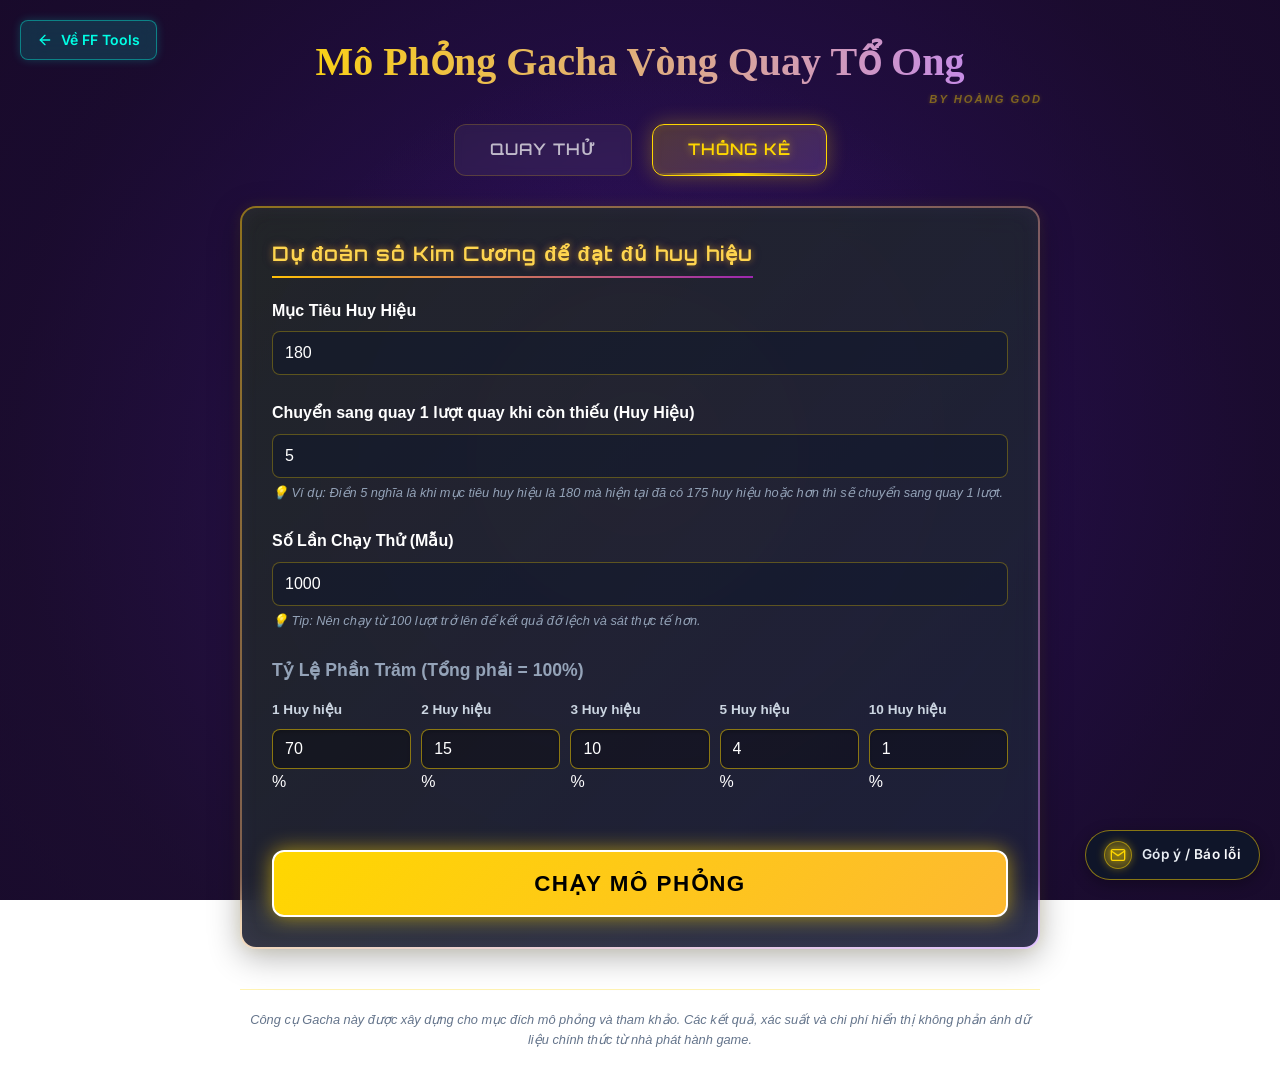
<file: pages/lab-intro.html>
﻿<!DOCTYPE html>
<html lang="vi">

<head>
    <meta charset="UTF-8">
    <meta name="viewport" content="width=device-width, initial-scale=1.0">
    <title>Gacha KC FF VQTO</title>
    <link rel="stylesheet" href="../assets/css/lab.css">
    <link href="https://fonts.googleapis.com/css2?family=Inter:wght@400;600;700&family=Orbitron:wght@600&display=swap"
        rel="stylesheet">

</head>

<body>
    <!-- Nút thoát phòng thí nghiệm -->
    <a href="../index.html" class="back-to-home">
        <svg width="16" height="16" viewBox="0 0 24 24" fill="none" stroke="currentColor" stroke-width="2" stroke-linecap="round" stroke-linejoin="round"><line x1="19" y1="12" x2="5" y2="12"></line><polyline points="12 19 5 12 12 5"></polyline></svg>
        Về FF Tools
    </a>
    <div class="fantasy-bg">
        <div class="bg-gradient"></div>
        <div class="sunburst"></div>
        <div class="particles" id="particles-container"></div>
        <div class="haze-overlay"></div>
    </div>

    <div class="container">
        <header>
            <h1>Mô Phỏng Gacha Vòng Quay Tổ Ong</h1>
            <div class="studio-brand">By Hoàng God</div>
        </header>

        <nav class="main-nav">
            <a href="lab-spin.html" class="nav-tab">Quay thử</a>
            <a href="index.html" class="nav-tab active">Thống kê</a>
        </nav>

        <main>
            <section class="config-panel glass">
                <h2 class="sub-title">Dự đoán số Kim Cương để đạt đủ huy hiệu</h2>

                <div class="input-group">
                    <label for="targetBadges">Mục Tiêu Huy Hiệu</label>
                    <input type="number" id="targetBadges" value="180" min="1">
                </div>

                <div class="input-group">
                    <label for="singleSpinThreshold">Chuyển sang quay 1 lượt quay khi còn thiếu (Huy Hiệu)</label>
                    <input type="number" id="singleSpinThreshold" value="5" min="0">
                    <p class="input-tip">💡 Ví dụ: Điền 5 nghĩa là khi mục tiêu huy hiệu là 180 mà hiện tại đã có 175
                        huy hiệu hoặc hơn thì sẽ chuyển sang quay 1 lượt.</p>
                </div>

                <div class="input-group">
                    <label for="simCount">Số Lần Chạy Thử (Mẫu)</label>
                    <input type="number" id="simCount" value="1000" min="1" max="1000000" step="100">
                    <p class="input-tip">💡 Tip: Nên chạy từ 100 lượt trở lên để kết quả đỡ lệch và sát thực tế hơn.
                    </p>
                </div>

                <div class="probabilities-group">
                    <h3>Tỷ Lệ Phần Trăm (Tổng phải = 100%)</h3>
                    <div class="prob-inputs">
                        <div class="prob-item">
                            <label>1 Huy hiệu</label>
                            <input type="number" id="prob1" value="70" min="0" max="100" step="1">%
                        </div>
                        <div class="prob-item">
                            <label>2 Huy hiệu</label>
                            <input type="number" id="prob2" value="15" min="0" max="100" step="1">%
                        </div>
                        <div class="prob-item">
                            <label>3 Huy hiệu</label>
                            <input type="number" id="prob3" value="10" min="0" max="100" step="1">%
                        </div>
                        <div class="prob-item">
                            <label>5 Huy hiệu</label>
                            <input type="number" id="prob5" value="4" min="0" max="100" step="1">%
                        </div>
                        <div class="prob-item">
                            <label>10 Huy hiệu</label>
                            <input type="number" id="prob10" value="1" min="0" max="100" step="1">%
                        </div>
                    </div>
                    <div id="prob-error" class="error-msg"></div>
                </div>

                <button id="runBtn" class="primary-btn">Chạy Mô Phỏng</button>

                <!-- Simple Progress Bar -->
                <div id="simpleProgressContainer" class="hidden">
                    <div class="progress-header">
                        <span id="simpleProgressStatus">Đang chạy...</span>
                        <span id="simpleProgressText">0%</span>
                    </div>
                    <div class="progress-track">
                        <div id="simpleProgressBar"></div>
                    </div>
                </div>




            </section>

            <section class="results-panel glass hidden" id="resultsPanel">
                <h2>Kết Quả Dự Đoán</h2>

                <div class="badges-container">
                    <!-- Average Badge -->
                    <div class="badge-item average">
                        <div class="badge-circle">
                            <span class="badge-value" id="meanCost">---</span>
                            <span class="badge-unit">💎</span>
                        </div>
                        <span class="badge-label">Trung Bình</span>
                    </div>

                    <!-- Lucky Badge -->
                    <div class="badge-item lucky">
                        <div class="badge-circle">
                            <span class="badge-value" id="minCost">---</span>
                            <span class="badge-unit">💎</span>
                        </div>
                        <span class="badge-label">May Mắn Nhất</span>
                    </div>

                    <!-- Unlucky Badge -->
                    <div class="badge-item unlucky">
                        <div class="badge-circle">
                            <span class="badge-value" id="maxCost">---</span>
                            <span class="badge-unit">💎</span>
                        </div>
                        <span class="badge-label">Xui Xẻo Nhất</span>
                    </div>
                </div>

                <!-- Safe Cost Highlight (Keep as card or change to banner) -->
                <div class="safe-cost-banner highlight">
                    <span class="label">An Toàn (99% tỉ lệ trúng)</span>
                    <div class="value-group">
                        <span class="value" id="p99Cost">---</span>
                        <span class="unit">💎</span>
                    </div>
                </div>

                <div class="details">
                    <h3>Chi tiết phân phối</h3>
                    <p id="insight-message" style="margin-bottom: 15px; font-style: italic; color: #ffd700;"></p>
                    <ul id="percentilesList">
                        <!-- Percentiles will be injected here -->
                    </ul>
                </div>
            </section>

            <section class="history-panel glass hidden" id="historyPanel">
                <div class="history-header">
                    <h2>Lịch Sử Dữ Liệu</h2>
                    <button id="clearHistoryBtn" class="secondary-btn">🗑️ Xóa Lịch Sử</button>
                </div>
                <div class="history-list" id="historyList">
                    <!-- History items will be injected here -->
                    <div class="empty-history">Chưa có dữ liệu lịch sử.</div>
                </div>
            </section>
        </main>

        <footer>
            <div class="footer-content">
                Công cụ Gacha này được xây dựng cho mục đích mô phỏng và tham khảo.
                Các kết quả, xác suất và chi phí hiển thị không phản ánh dữ liệu chính thức từ nhà phát hành game.
            </div>
        </footer>

        <!-- Confirmation Modal -->
        <div id="confirmationModal" class="modal hidden">
            <div class="modal-content glass">
                <h3>Xác nhận xoá</h3>
                <p>Bạn có chắc chắn muốn xóa toàn bộ lịch sử mô phỏng không? Hành động này không thể hoàn tác.</p>
                <div class="modal-actions">
                    <button id="cancelDeleteBtn" class="secondary-btn">Hủy bỏ</button>
                    <button id="confirmDeleteBtn" class="danger-btn">Xóa ngay</button>
                </div>
            </div>
        </div>

        <!-- Floating Feedback Button -->
        <a href="mailto:khanhanhff56@gmail.com" class="floating-feedback">
            <span class="icon-circle">
                <svg class="email-icon" xmlns="http://www.w3.org/2000/svg" viewBox="0 0 24 24" fill="none"
                    stroke="currentColor" stroke-width="2" stroke-linecap="round" stroke-linejoin="round">
                    <path d="M4 4h16c1.1 0 2 .9 2 2v12c0 1.1-.9 2-2 2H4c-1.1 0-2-.9-2-2V6c0-1.1.9-2 2-2z"></path>
                    <polyline points="22,6 12,13 2,6"></polyline>
                </svg>
            </span>
            <span class="text">Góp ý / Báo lỗi</span>
        </a>

    </div>
    <script src="../assets/js/lab.js"></script>
</body>

</html>
</file>
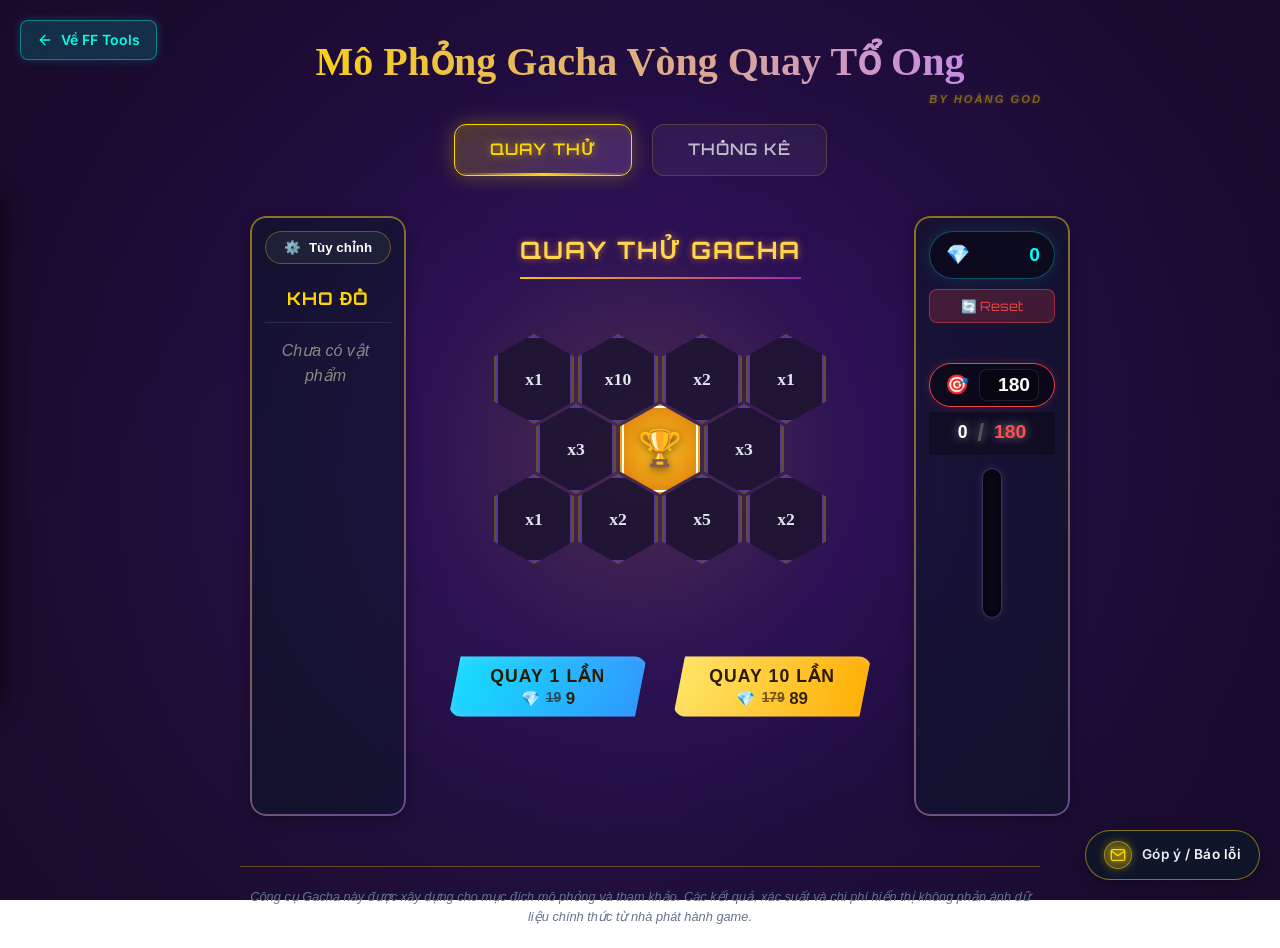
<file: pages/lab-spin.html>
﻿<!DOCTYPE html>
<html lang="vi">

<head>
    <meta charset="UTF-8">
    <meta name="viewport" content="width=device-width, initial-scale=1.0">
    <title>Gacha KC FF VQTO - Quay Thử</title>
    <link rel="stylesheet" href="../assets/css/lab.css">
    <link
        href="https://fonts.googleapis.com/css2?family=Inter:wght@400;600;700&family=Orbitron:wght@600;700&display=swap"
        rel="stylesheet">
</head>

<body>
    <!-- Nút thoát phòng thí nghiệm -->
    <a href="../index.html" class="back-to-home">
        <svg width="16" height="16" viewBox="0 0 24 24" fill="none" stroke="currentColor" stroke-width="2" stroke-linecap="round" stroke-linejoin="round"><line x1="19" y1="12" x2="5" y2="12"></line><polyline points="12 19 5 12 12 5"></polyline></svg>
        Về FF Tools
    </a>
    <!-- Rotate Screen Overlay (Portrait Mobile) -->
    <div class="rotate-overlay">
        <div class="rotate-icon">📱</div>
        <div class="rotate-title">Xoay ngang màn hình</div>
        <div class="rotate-desc">Vui lòng xoay điện thoại sang chế độ ngang để có trải nghiệm tốt nhất.</div>
    </div>
    <div class="fantasy-bg">
        <div class="bg-gradient"></div>
        <div class="sunburst"></div>
        <div class="particles" id="particles-container"></div>
        <div class="haze-overlay"></div>
    </div>

    <div id="sidebarOverlay" class="sidebar-overlay hidden" onclick="game.toggleSidebar()"></div>
    <!-- Probability Config Sidebar -->
    <aside id="configSidebar" class="config-sidebar collapsed">

        <div class="sidebar-content">
            <div class="sidebar-header-group">
                <div style="display: flex; justify-content: space-between; align-items: center; width: 100%;">
                    <h3 class="sidebar-title" style="margin: 0;">Tùy chỉnh Tỷ lệ</h3>
                    <button class="close-sidebar-btn" onclick="game.toggleSidebar()"
                        style="background:none; border:none; color: #aaa; font-size: 1.5rem; cursor: pointer;">✕</button>
                </div>
                <small class="highlight-text-sub">
                    Nhập tỷ lệ mong muốn cho từng huy hiệu.
                    <span class="reset-prob-link" onclick="game.resetProbs()">Đặt lại</span>
                </small>
            </div>

            <!-- Moved Lock Section to Bottom -->

            <div class="prob-list">
                <div class="prob-item-row">
                    <span class="badge-label">1 Huy hiệu</span>
                    <div class="prob-control-group">
                        <button class="prob-btn minus" onclick="game.changeProb('prob1', -1)">-</button>
                        <input type="number" id="prob1" value="65"
                            oninput="game.validateProbInput(this); game.updateProb()" onchange="game.updateProb()">
                        <button class="prob-btn plus" onclick="game.changeProb('prob1', 1)">+</button>
                    </div>
                    <span class="unit">%</span>
                </div>
                <div class="prob-item-row">
                    <span class="badge-label">2 Huy hiệu</span>
                    <div class="prob-control-group">
                        <button class="prob-btn minus" onclick="game.changeProb('prob2', -1)">-</button>
                        <input type="number" id="prob2" value="15"
                            oninput="game.validateProbInput(this); game.updateProb()" onchange="game.updateProb()">
                        <button class="prob-btn plus" onclick="game.changeProb('prob2', 1)">+</button>
                    </div>
                    <span class="unit">%</span>
                </div>
                <div class="prob-item-row">
                    <span class="badge-label">3 Huy hiệu</span>
                    <div class="prob-control-group">
                        <button class="prob-btn minus" onclick="game.changeProb('prob3', -1)">-</button>
                        <input type="number" id="prob3" value="12"
                            oninput="game.validateProbInput(this); game.updateProb()" onchange="game.updateProb()">
                        <button class="prob-btn plus" onclick="game.changeProb('prob3', 1)">+</button>
                    </div>
                    <span class="unit">%</span>
                </div>
                <div class="prob-item-row">
                    <span class="badge-label">5 Huy hiệu</span>
                    <div class="prob-control-group">
                        <button class="prob-btn minus" onclick="game.changeProb('prob5', -1)">-</button>
                        <input type="number" id="prob5" value="5"
                            oninput="game.validateProbInput(this); game.updateProb()" onchange="game.updateProb()">
                        <button class="prob-btn plus" onclick="game.changeProb('prob5', 1)">+</button>
                    </div>
                    <span class="unit">%</span>
                </div>
                <div class="prob-item-row">
                    <span class="badge-label">10 Huy hiệu</span>
                    <div class="prob-control-group">
                        <button class="prob-btn minus" onclick="game.changeProb('prob10', -1)">-</button>
                        <input type="number" id="prob10" value="3"
                            oninput="game.validateProbInput(this); game.updateProb()" onchange="game.updateProb()">
                        <button class="prob-btn plus" onclick="game.changeProb('prob10', 1)">+</button>
                    </div>
                    <span class="unit">%</span>
                </div>
            </div>

            <div class="sidebar-footer">
                <div class="lock-section-gaming">
                    <div class="lock-header">
                        <span class="lock-label">TRẠNG THÁI KHÓA</span>
                        <div class="lock-status-indicator" id="lockStatusInd"></div>
                    </div>
                    <button id="lockProbBtn" class="gaming-lock-btn" onclick="game.lockProb()">
                        <span class="btn-text">XÁC NHẬN KHÓA</span>
                        <span class="btn-icon">🔓</span>
                    </button>
                    <div id="probWarning" class="sidebar-warning hidden">⚠️ TỔNG PHẢI = 100%</div>
                    <button id="unlockProbBtn" class="small-unlock-btn hidden" onclick="game.unlockProb()">
                        🔓 Mở khóa chỉnh lại
                    </button>
                </div>
            </div>
        </div>
    </aside>

    <div class="container">
        <header>
            <h1>Mô Phỏng Gacha Vòng Quay Tổ Ong</h1>
            <div class="studio-brand">By Hoàng God</div>
        </header>

        <nav class="main-nav">
            <a href="spin.html" class="nav-tab active">Quay thử</a>
            <a href="lab-intro.html" class="nav-tab">Thống kê</a>
        </nav>

        <main class="wide-container">
            <div class="gacha-main-grid">
                <!-- LEFT COLUMN (20%) -->
                <aside class="col-panel left-panel">
                    <!-- Settings Button -->
                    <div class="panel-section">
                        <button id="sidebarToggle" class="icon-btn-glass full-width" onclick="game.toggleSidebar()"
                            title="Cấu hình Tỷ lệ">
                            ⚙️ <span class="btn-label">Tùy chỉnh</span>
                        </button>
                    </div>

                    <!-- Inventory -->
                    <div class="panel-section inventory-section">
                        <h3 class="panel-title">KHO ĐỒ</h3>
                        <div class="inventory-list" id="inventoryList">
                            <!-- Items will be populated by JS -->
                            <div class="inv-item"><span class="inv-badge gold">🏅</span> <span
                                    class="inv-count">x0</span></div>
                        </div>
                    </div>

                    <!-- Placeholder for vertical list or other left-side content -->
                    <div class="panel-section extra-info">
                        <!-- Potential list content -->
                    </div>
                </aside>

                <!-- CENTER COLUMN (60%) -->
                <section class="col-panel center-panel">
                    <h1 class="game-title-neon small">QUAY THỬ GACHA</h1>

                    <div class="game-stage">
                        <!-- Honeycomb Grid -->
                        <div class="honeycomb-diamond">
                            <!-- Row 1 -->
                            <div class="hex-cell normal" data-val="1" data-pos="r1-1">
                                <div class="hex-content">x1</div>
                            </div>
                            <div class="hex-cell normal" data-val="10" data-pos="r1-2">
                                <div class="hex-content">x10</div>
                            </div>
                            <div class="hex-cell normal" data-val="2" data-pos="r1-3">
                                <div class="hex-content">x2</div>
                            </div>
                            <div class="hex-cell normal" data-val="1" data-pos="r1-4">
                                <div class="hex-content">x1</div>
                            </div>

                            <!-- Row 2 -->
                            <div class="hex-cell normal" data-val="3" data-pos="r2-1">
                                <div class="hex-content">x3</div>
                            </div>
                            <div class="hex-cell center-prize" data-pos="center">
                                <div class="hex-content"><span class="prize-icon">🏆</span></div>
                            </div>
                            <div class="hex-cell normal" data-val="3" data-pos="r2-3">
                                <div class="hex-content">x3</div>
                            </div>

                            <!-- Row 3 -->
                            <div class="hex-cell normal" data-val="1" data-pos="r3-1">
                                <div class="hex-content">x1</div>
                            </div>
                            <div class="hex-cell normal" data-val="2" data-pos="r3-2">
                                <div class="hex-content">x2</div>
                            </div>
                            <div class="hex-cell normal" data-val="5" data-pos="r3-3">
                                <div class="hex-content">x5</div>
                            </div>
                            <div class="hex-cell normal" data-val="2" data-pos="r3-4">
                                <div class="hex-content">x2</div>
                            </div>
                        </div>

                        <!-- Spin Buttons -->
                        <div class="spin-controls-crystal">
                            <div id="btnGroupOne" class="btn-wrapper first-time">
                                <button id="spinOneBtn" class="spin-btn blue" onclick="game.spin(1)">
                                    <div class="content">
                                        <div class="title">QUAY 1 LẦN</div>
                                        <div class="price">
                                            <div>💎</div>
                                            <span class="price-text">
                                                <span class="old-price">19</span>
                                                <span class="new-price">9</span>
                                            </span>
                                        </div>
                                    </div>
                                </button>
                            </div>

                            <div id="btnGroupTen" class="btn-wrapper first-time">
                                <button id="spinTenBtn" class="spin-btn gold" onclick="game.spin(10)">
                                    <div class="content">
                                        <div class="title">QUAY 10 LẦN</div>
                                        <div class="price">
                                            <div>💎</div>
                                            <span class="price-text">
                                                <span class="old-price">179</span>
                                                <span class="new-price">89</span>
                                            </span>
                                        </div>
                                    </div>
                                </button>
                            </div>
                        </div>
                    </div>
                </section>

                <!-- RIGHT COLUMN (20%) -->
                <aside class="col-panel right-panel">
                    <!-- Currency -->
                    <div class="panel-section">
                        <div class="currency-badge full-width">
                            <span class="currency-icon">💎</span>
                            <span id="totalSpent" class="currency-value">0</span>
                        </div>
                        <button class="reset-progress-btn" onclick="game.resetProgress()">🔄 Reset</button>
                    </div>

                    <!-- Target & Progress -->
                    <div class="panel-section progress-section">
                        <!-- Target Input -->
                        <div class="target-capsule">
                            <div class="capsule-label-icon">🎯</div>
                            <div class="capsule-input-wrapper">
                                <input type="number" id="targetBadgeInput" value="180" min="1" max="999"
                                    oninput="game.handleInput(this)" onchange="game.updateTarget()">
                            </div>
                        </div>

                        <div class="sidebar-divider vertical-dots">
                            <span></span><span></span><span></span>
                        </div>

                        <!-- Current / Target Text -->
                        <div class="status-counters small">
                            <span class="current-val">0</span>
                            <span class="separator">/</span>
                            <span class="target-val">180</span>
                        </div>

                        <!-- Progress Bar -->
                        <div class="progress-track-vertical">
                            <div id="badgeProgressBar" class="progress-fill-vertical" style="height: 0%"></div>
                        </div>
                    </div>
                </aside>
            </div>

            <!-- Result Modal -->
            <div id="resultModal" class="result-modal-overlay hidden">
                <div class="result-container glass">
                    <!-- Removed X button -->
                    <h2 class="result-title"><span class="title-text">CHÚC MỪNG!</span></h2>
                    <div class="result-grid" id="resultGrid">
                        <!-- Items injected here -->
                    </div>
                    <!-- Action Buttons -->
                    <div class="result-actions">
                        <div class="action-group">
                            <button id="modalSpinActionBtn" class="action-btn spin-again-btn"
                                onclick="game.spinFromModal(10)">QUAY 10 LẦN</button>
                            <div class="under-btn-price">
                                <span>💎</span>
                                <span id="modalSpinPrice">179</span>
                            </div>
                        </div>
                        <div class="action-group">
                            <button class="action-btn ok-btn" onclick="game.closeResultModal()">OK</button>
                        </div>
                    </div>
                </div>
            </div>



            <!-- Custom Toast Notification -->
            <div id="customToast" class="custom-toast hidden">
                <span id="toastMessage">Thông báo</span>
            </div>
        </main>

        <footer>
            <div class="footer-content">
                Công cụ Gacha này được xây dựng cho mục đích mô phỏng và tham khảo.
                Các kết quả, xác suất và chi phí hiển thị không phản ánh dữ liệu chính thức từ nhà phát hành game.
            </div>
        </footer>

        <!-- Floating Feedback Button -->
        <a href="mailto:contact.antigravity@gmail.com" class="floating-feedback">
            <span class="icon-circle">
                <svg class="email-icon" xmlns="http://www.w3.org/2000/svg" viewBox="0 0 24 24" fill="none"
                    stroke="currentColor" stroke-width="2" stroke-linecap="round" stroke-linejoin="round">
                    <path d="M4 4h16c1.1 0 2 .9 2 2v12c0 1.1-.9 2-2 2H4c-1.1 0-2-.9-2-2V6c0-1.1.9-2 2-2z"></path>
                    <polyline points="22,6 12,13 2,6"></polyline>
                </svg>
            </span>
            <span class="text">Góp ý / Báo lỗi</span>
        </a>

    </div>

    <!-- Unsaved Changes Modal -->
    <div id="unsavedChangesModal" class="modal-overlay hidden">
        <div class="modal-content">
            <h3 class="modal-title">Cảnh báo</h3>
            <p class="modal-desc">Bạn có thay đổi chưa được lưu (chưa khóa tỷ lệ).<br>Bạn có muốn khóa lại trước khi
                đóng không?</p>
            <div class="modal-actions">
                <button id="cancelCloseBtn" class="modal-btn cancel"
                    onclick="game.hideUnsavedChangesModal()">Hủy</button>
                <button id="confirmLockCloseBtn" class="modal-btn confirm" onclick="game.confirmLockAndClose()">Khóa &
                    Đóng</button>
            </div>
        </div>
    </div>
    <!-- Badge Notification Bar (Bottom Right) - Moved to Body Root -->
    <div id="badgeNotification" class="badge-notification hidden">
        <div class="notification-icon">
            <svg width="40" height="40" viewBox="0 0 24 24" fill="none" xmlns="http://www.w3.org/2000/svg">
                <path d="M20.59 13.41l-7.17 7.17a2 2 0 0 1-2.83 0L2 12V2h10l8.59 8.59a2 2 0 0 1 0 2.82z"
                    stroke="#ffd700" stroke-width="2" stroke-linecap="round" stroke-linejoin="round"></path>
                <line x1="7" y1="7" x2="7.01" y2="7" stroke="#ffd700" stroke-width="2" stroke-linecap="round"
                    stroke-linejoin="round"></line>
            </svg>
        </div>
        <div class="notification-content">
            <div class="notification-values">
                <span id="notifTotal" class="notif-total">0</span>
                <span id="notifAdded" class="notif-added">(+0)</span>
            </div>
            <div class="notification-label">ĐÃ NHẬN HUY HIỆU</div>
        </div>
    </div>
    <script src="../assets/js/lab.js"></script>
</body>

</html>
</file>
<file: assets/css/lab.css>
/* ========================================= */
/* NÚT THOÁT PHÒNG THÍ NGHIỆM                */
/* ========================================= */
.back-to-home {
  position: absolute;
  top: 20px;
  left: 20px;
  text-decoration: none;
  background: rgba(0, 255, 229, 0.15);
  backdrop-filter: blur(10px);
  -webkit-backdrop-filter: blur(10px);
  border: 1px solid rgba(0, 255, 229, 0.4);
  color: #00ffe5;
  padding: 8px 16px;
  border-radius: 8px;
  font-family: "Poppins", 'Inter', Arial, sans-serif;
  font-size: 14px;
  font-weight: 600;
  display: flex;
  align-items: center;
  gap: 8px;
  z-index: 9999;
  transition: all 0.3s ease;
  box-shadow: 0 0 10px rgba(0, 255, 229, 0.2);
}

.back-to-home:hover {
  background: rgba(0, 255, 229, 0.25);
  color: #fff;
  border-color: #00ffe5;
  box-shadow: 0 0 15px rgba(0, 255, 229, 0.4), inset 0 0 10px rgba(0, 255, 229, 0.2);
}

/* Mobile optimization cho nút Back */
@media (max-width: 600px) {
  .back-to-home {
    top: 10px;
    left: 10px;
    padding: 6px 10px;
    font-size: 12px;
  }
}


:root {
    --bg-color: #0f172a;
    --text-color: #e2e8f0;
    --primary-color: #ffd700;
    --primary-hover: #e6c200;
    --glass-bg: rgba(15, 23, 42, 0.85);
    --glass-border: rgba(255, 215, 0, 0.3);
    --error-color: #ef4444;
    --success-color: #22c55e;
}

* {
    box-sizing: border-box;
    margin: 0;
    padding: 0;
}

body {
    font-family: 'Segoe UI', Roboto, Helvetica, Arial, sans-serif;
    background-color: transparent;
    color: white;
    line-height: 1.6;
    min-height: 100vh;
    display: flex;
    flex-direction: column;
    align-items: center;
    padding: 0 0 20px 0;
    position: relative;
    overflow-x: hidden;
}

/* --- Fantasy Background Layers --- */
.fantasy-bg {
    position: fixed;
    top: 0;
    left: 0;
    width: 100%;
    height: 100%;
    z-index: -1;
    overflow: hidden;
    background: #1a0b2e;
}

.bg-gradient {
    position: absolute;
    top: -50%;
    left: -50%;
    width: 200%;
    height: 200%;
    background: radial-gradient(circle at center, #2e1065 0%, #1a0b2e 40%, #0f0518 100%);
    opacity: 0.8;
    animation: drift 20s infinite alternate ease-in-out;
}

.sunburst {
    position: absolute;
    top: 50%;
    left: 50%;
    transform: translate(-50%, -50%);
    width: 100vw;
    height: 100vw;
    max-width: 800px;
    max-height: 800px;
    background: radial-gradient(circle, rgba(255, 215, 0, 0.15) 0%, rgba(147, 51, 234, 0.05) 40%, transparent 70%);
    border-radius: 50%;
    pointer-events: none;
    animation: breathe 10s infinite ease-in-out;
}

/* Particles & Haze */
.particles {
    position: absolute;
    top: 0;
    left: 0;
    width: 100%;
    height: 100%;
    pointer-events: none;
}

.haze-overlay {
    position: absolute;
    top: 0;
    left: 0;
    width: 100%;
    height: 100%;
    background:
        radial-gradient(circle at 30% 70%, rgba(255, 215, 0, 0.06), transparent 50%),
        radial-gradient(circle at 70% 30%, rgba(147, 51, 234, 0.06), transparent 50%),
        linear-gradient(to top, rgba(15, 23, 42, 0.2) 0%, transparent 100%);
    pointer-events: none;
    mix-blend-mode: screen;
    z-index: -1;
    animation: hazePulse 15s infinite alternate ease-in-out;
}

@keyframes hazePulse {
    0% {
        opacity: 0.4;
        transform: scale(1);
    }

    100% {
        opacity: 0.7;
        transform: scale(1.02);
    }
}

.particle {
    position: absolute;
    border-radius: 50%;
    opacity: 0;
    box-shadow: 0 0 6px currentColor;
    animation: float 25s linear infinite;
    will-change: transform, opacity;
}

/* Animations */
@keyframes breathe {

    0%,
    100% {
        transform: translate(-50%, -50%) scale(1);
        opacity: 0.6;
    }

    50% {
        transform: translate(-50%, -50%) scale(1.2);
        opacity: 0.9;
    }
}

@keyframes drift {
    0% {
        transform: translate(0, 0);
    }

    100% {
        transform: translate(5%, 5%);
    }
}

@keyframes float {
    0% {
        transform: translateY(110vh) translateX(0);
        opacity: 0;
    }

    10% {
        opacity: var(--max-opacity);
    }

    90% {
        opacity: var(--max-opacity);
    }

    100% {
        transform: translateY(-10vh) translateX(var(--drift-x));
        opacity: 0;
    }
}

/* Layout */
.container {
    width: 100%;
    max-width: 800px;
    margin-top: 30px;
}

header {
    text-align: center;
    margin-bottom: 50px;
    position: relative;
    margin-bottom: 50px;
    position: relative;
}

.studio-brand {
    font-family: 'Montserrat', sans-serif;
    font-size: 0.7rem;
    color: rgba(255, 215, 0, 0.4);
    text-transform: uppercase;
    letter-spacing: 2px;
    font-weight: 600;
    position: absolute;
    display: block;
    right: -2px;
    /* Adjusted to align precisely under 'g' */
    bottom: -15px;
    text-shadow: 0 0 4px rgba(255, 215, 0, 0.2);
    pointer-events: none;
    font-style: italic;
    white-space: nowrap;
}

header h1 {
    font-size: 2.5rem;
    font-weight: 700;
    background: linear-gradient(to right, #ffd700, #c084fc);
    background-clip: text;
    -webkit-background-clip: text;
    -webkit-text-fill-color: transparent;
    margin-bottom: 10px;
    font-family: 'Baloo 2', cursive;
}

.glass {
    background: linear-gradient(var(--glass-bg), var(--glass-bg)) padding-box,
        linear-gradient(135deg, rgba(255, 215, 0, 0.5) 0%, rgba(192, 132, 252, 0.5) 100%) border-box;
    backdrop-filter: blur(16px);
    border: 2px solid transparent;
    border-radius: 16px;
    padding: 30px;
    margin-bottom: 30px;
    box-shadow: 0 8px 32px 0 rgba(0, 0, 0, 0.3), 0 0 15px rgba(255, 215, 0, 0.1), inset 0 0 20px rgba(192, 132, 252, 0.05);
    position: relative;
}

h2 {
    margin-bottom: 20px;
    font-size: 1.5rem;
    border-bottom: 1px solid var(--glass-border);
    padding-bottom: 10px;
    font-family: 'Baloo 2', cursive;
}

.sub-title {
    font-family: 'Orbitron', sans-serif;
    font-weight: 600;
    font-size: 20px;
    color: #FFD54F;
    letter-spacing: 1px;
    text-shadow: 0 0 6px rgba(255, 193, 7, 0.5),
        0 0 12px rgba(156, 39, 176, 0.25);
    border-image: linear-gradient(90deg, #FFC107, #9C27B0) 1;
    border-bottom: 2px solid;

    padding-bottom: 6px;
    width: fit-content;
}

/* Navigation Tabs */
.main-nav {
    display: flex;
    justify-content: center;
    gap: 20px;
    margin-bottom: 30px;
    margin-top: -20px;
}

.nav-tab {
    background: rgba(255, 255, 255, 0.05);
    border: 1px solid rgba(255, 215, 0, 0.2);
    padding: 12px 35px;
    border-radius: 12px;
    color: rgba(255, 255, 255, 0.7);
    text-decoration: none;
    font-family: 'Orbitron', sans-serif;
    font-weight: 600;
    text-transform: uppercase;
    letter-spacing: 1px;
    transition: all 0.3s cubic-bezier(0.4, 0, 0.2, 1);
    backdrop-filter: blur(5px);
    position: relative;
    overflow: hidden;
}

/* --- Unsaved Changes Modal --- */
.modal-overlay {
    position: fixed;
    top: 0;
    left: 0;
    width: 100%;
    height: 100%;
    background: rgba(0, 0, 0, 0.7);
    display: flex;
    justify-content: center;
    align-items: center;
    z-index: 9999;
    /* Extremely high to stay on top */
    backdrop-filter: blur(5px);
    pointer-events: auto;
    /* Ensure clicks work */
}

.modal-content {
    background: #1e293b;
    border: 1px solid #334155;
    border-radius: 12px;
    padding: 24px;
    width: 90%;
    max-width: 400px;
    box-shadow: 0 20px 25px -5px rgba(0, 0, 0, 0.5), 0 8px 10px -6px rgba(0, 0, 0, 0.5);
    text-align: center;
    animation: modalSlideIn 0.3s cubic-bezier(0.16, 1, 0.3, 1);
    pointer-events: auto;
    /* Double ensure */
}

@keyframes modalSlideIn {
    from {
        opacity: 0;
        transform: translateY(20px) scale(0.95);
    }

    to {
        opacity: 1;
        transform: translateY(0) scale(1);
    }
}

.modal-title {
    color: #f8fafc;
    font-family: 'Montserrat', sans-serif;
    font-size: 1.25rem;
    font-weight: 600;
    margin-bottom: 12px;
}

.modal-desc {
    color: #94a3b8;
    font-family: 'Montserrat', sans-serif;
    font-size: 0.95rem;
    line-height: 1.5;
    margin-bottom: 24px;
}

.modal-actions {
    display: flex;
    gap: 12px;
    justify-content: center;
}

.modal-btn {
    padding: 10px 20px;
    border-radius: 8px;
    font-family: 'Montserrat', sans-serif;
    font-weight: 600;
    font-size: 0.9rem;
    cursor: pointer;
    transition: all 0.2s;
    border: none;
    flex: 1;
}

.modal-btn.cancel {
    background: #334155;
    color: #e2e8f0;
}

.modal-btn.cancel:hover {
    background: #475569;
}

.modal-btn.confirm {
    background: linear-gradient(135deg, #3B2B7A 0%, #5B3BFF 100%);
    color: white;
    box-shadow: 0 4px 6px -1px rgba(91, 59, 255, 0.3);
}

.modal-btn.confirm:hover {
    filter: brightness(1.1);
    transform: translateY(-1px);
}

.nav-tab:hover {
    background: rgba(255, 215, 0, 0.15);
    border-color: rgba(255, 215, 0, 0.6);
    color: #ffd700;
    transform: translateY(-2px);
    box-shadow: 0 4px 15px rgba(0, 0, 0, 0.2);
}

.nav-tab.active {
    background: linear-gradient(135deg, rgba(255, 215, 0, 0.2) 0%, rgba(192, 132, 252, 0.2) 100%);
    border-color: #ffd700;
    color: #ffd700;
    box-shadow: 0 0 20px rgba(255, 215, 0, 0.3), inset 0 0 10px rgba(255, 215, 0, 0.1);
    text-shadow: 0 0 8px rgba(255, 215, 0, 0.6);
}

.nav-tab.active::after {
    content: '';
    position: absolute;
    bottom: 0;
    left: 0;
    width: 100%;
    height: 2px;
    background: linear-gradient(90deg, transparent, #ffd700, transparent);
}

.input-group {
    margin-bottom: 25px;
}

label {
    display: block;
    margin-bottom: 8px;
    font-weight: 600;
}

input[type="number"] {
    width: 100%;
    padding: 12px;
    border-radius: 8px;
    border: 1px solid var(--glass-border);
    background: rgba(15, 23, 42, 0.5);
    color: white;
    font-size: 1rem;
    transition: border-color 0.2s;
    font-family: 'Montserrat', sans-serif;
}

input[type="number"]:focus {
    outline: none;
    border-color: var(--primary-color);
}

.input-tip {
    font-size: 0.8rem;
    color: #94a3b8;
    margin-top: 5px;
    font-style: italic;
}

.probabilities-group h3 {
    font-size: 1.1rem;
    margin-bottom: 15px;
    color: #94a3b8;
}

.prob-inputs {
    display: grid;
    grid-template-columns: repeat(auto-fit, minmax(120px, 1fr));
    gap: 15px;
}

.prob-item label {
    font-size: 0.9rem;
    color: #cbd5e1;
}

.primary-btn {
    width: 100%;
    padding: 18px;
    background: linear-gradient(135deg, #ffd700 0%, #fdb931 100%);
    color: #000000;
    border: 2px solid #ffffff;
    border-radius: 12px;
    font-family: 'Segoe UI', Tahoma, Geneva, Verdana, sans-serif;
    font-size: 1.4rem;
    font-weight: 900;
    text-transform: uppercase;
    letter-spacing: 1.5px;
    cursor: pointer;
    transition: all 0.3s ease;
    margin-top: 25px;
    box-shadow: 0 0 20px rgba(255, 215, 0, 0.6);
}

.primary-btn:hover {
    background: linear-gradient(135deg, #ffed4a 0%, #ffca28 100%);
    transform: translateY(-2px);
    box-shadow: 0 6px 20px rgba(255, 215, 0, 0.6);
}



.error-msg {
    color: var(--error-color);
    margin-top: 10px;
    font-size: 0.9rem;
    min-height: 20px;
    min-height: 20px;
}

/* Simple Progress Bar */
#simpleProgressContainer {
    width: 100%;
    margin-top: 25px;
    font-family: 'Inter', sans-serif;
}

#simpleProgressContainer.hidden {
    display: none;
}

.progress-header {
    display: flex;
    justify-content: space-between;
    margin-bottom: 8px;
    color: #e2e8f0;
    font-weight: 700;
    font-size: 0.9rem;
}

.progress-track {
    width: 100%;
    height: 20px;
    background-color: rgba(15, 23, 42, 0.6);
    border-radius: 999px;
    overflow: hidden;
    box-shadow: inset 0 2px 4px rgba(0, 0, 0, 0.4);
    border: 1px solid rgba(255, 255, 255, 0.1);
}

#simpleProgressBar {
    width: 0%;
    height: 100%;
    background: linear-gradient(90deg, #a855f7, #ffd700);
    border-radius: 999px;
    transition: width 0.1s linear;
    box-shadow: 0 0 15px rgba(168, 85, 247, 0.5);
    position: relative;
}

/* Gradient Stripes Animation */
#simpleProgressBar::after {
    content: '';
    position: absolute;
    top: 0;
    left: 0;
    bottom: 0;
    right: 0;
    background-image: linear-gradient(45deg,
            rgba(255, 255, 255, 0.15) 25%,
            transparent 25%,
            transparent 50%,
            rgba(255, 255, 255, 0.15) 50%,
            rgba(255, 255, 255, 0.15) 75%,
            transparent 75%,
            transparent);
    background-size: 20px 20px;
    animation: moveSimpleStripes 1s linear infinite;
}

@keyframes moveSimpleStripes {
    0% {
        background-position: 0 0;
    }

    100% {
        background-position: 20px 0;
    }
}

#simpleProgressText.hidden {
    display: none;
}

/* RESTORED USER PROGRESS BAR */
.progress-container {
    margin-top: 25px;
    opacity: 0;
    transform: translateY(10px);
    transition: all 0.5s ease;
}

.progress-container.active {
    opacity: 1;
    transform: translateY(0);
}

.progress-label {
    display: flex;
    justify-content: space-between;
    margin-bottom: 8px;
    font-weight: 700;
    font-size: 0.9rem;
    color: #e2e8f0;
}

.progress-bar-bg {
    width: 100%;
    height: 20px;
    background: rgba(15, 23, 42, 0.6);
    border-radius: 10px;
    overflow: hidden;
    position: relative;
    box-shadow: inset 0 2px 5px rgba(0, 0, 0, 0.5);
    border: 1px solid rgba(255, 255, 255, 0.1);
}

.progress-bar-fill {
    width: 0%;
    height: 100%;
    background: linear-gradient(90deg, #9333ea, #ffd700);
    position: relative;
    transition: width 0.1s linear;
    box-shadow: 0 0 10px rgba(147, 51, 234, 0.5);
}

.progress-bar-fill::after {
    content: '';
    position: absolute;
    top: 0;
    left: 0;
    bottom: 0;
    right: 0;
    background-image: linear-gradient(45deg, rgba(255, 255, 255, 0.15) 25%, transparent 25%, transparent 50%, rgba(255, 255, 255, 0.15) 50%, rgba(255, 255, 255, 0.15) 75%, transparent 75%, transparent);
    background-size: 20px 20px;
    animation: moveStripes 1s linear infinite;
}

@keyframes moveStripes {
    0% {
        background-position: 0 0;
    }

    100% {
        background-position: 20px 0;
    }
}

/* Badges */
.badges-container {
    display: flex;
    justify-content: space-around;
    flex-wrap: wrap;
    gap: 20px;
    margin-bottom: 30px;
}

.badge-item {
    display: flex;
    flex-direction: column;
    align-items: center;
    text-align: center;
}

.badge-circle {
    width: 120px;
    height: 120px;
    border-radius: 50%;
    background: rgba(30, 41, 59, 0.6);
    display: flex;
    flex-direction: column;
    justify-content: center;
    align-items: center;
    margin-bottom: 10px;
    border: 3px solid transparent;
    box-shadow: 0 5px 15px rgba(0, 0, 0, 0.3);
    backdrop-filter: blur(5px);
    transition: transform 0.3s ease;
}

.badge-item:hover .badge-circle {
    transform: scale(1.05);
}

.badge-value {
    font-family: 'Montserrat', sans-serif;
    font-weight: 700;
    font-size: 1.6rem;
    line-height: 1;
    color: white;
}

.badge-unit {
    font-size: 1.2rem;
    margin-top: 2px;
}

.badge-label {
    font-size: 0.9rem;
    font-weight: 600;
    color: #cbd5e1;
    text-transform: uppercase;
    letter-spacing: 0.5px;
}

.badge-item.average .badge-circle {
    border-color: #38bdf8;
    box-shadow: 0 0 15px rgba(56, 189, 248, 0.2);
}

.badge-item.lucky .badge-circle {
    border-color: #4ade80;
    box-shadow: 0 0 15px rgba(74, 222, 128, 0.2);
}

.badge-item.unlucky .badge-circle {
    border-color: #f87171;
    box-shadow: 0 0 15px rgba(248, 113, 113, 0.2);
}

.safe-cost-banner {
    background: linear-gradient(90deg, rgba(255, 215, 0, 0.1), rgba(255, 215, 0, 0.05));
    border: 1px solid rgba(255, 215, 0, 0.3);
    border-radius: 12px;
    padding: 15px 25px;
    display: flex;
    justify-content: space-between;
    align-items: center;
    margin-bottom: 30px;
    box-shadow: 0 4px 10px rgba(0, 0, 0, 0.1);
}

.safe-cost-banner .label {
    font-size: 1rem;
    color: #ffd700;
    font-weight: 700;
}

.safe-cost-banner .value {
    font-family: 'Montserrat', sans-serif;
    font-size: 1.8rem;
    font-weight: 700;
    color: white;
}

.safe-cost-banner .unit {
    font-size: 1.2rem;
}

.details ul {
    list-style: none;
    display: grid;
    grid-template-columns: repeat(auto-fill, minmax(200px, 1fr));
    gap: 10px;
}

.details li {
    background: rgba(255, 255, 255, 0.03);
    padding: 10px 15px;
    border-radius: 6px;
    display: flex;
    justify-content: space-between;
}

/* History */
.history-panel {
    margin-top: 30px;
}

.history-header {
    display: flex;
    justify-content: space-between;
    align-items: center;
    margin-bottom: 20px;
    border-bottom: 1px solid var(--glass-border);
    padding-bottom: 10px;
}

.history-header h2 {
    border-bottom: none;
    margin-bottom: 0;
}

.secondary-btn {
    background: rgba(255, 255, 255, 0.1);
    border: 1px solid rgba(255, 255, 255, 0.2);
    color: #cbd5e1;
    padding: 8px 15px;
    border-radius: 8px;
    cursor: pointer;
    font-size: 0.9rem;
    transition: all 0.2s;
}

.secondary-btn:hover {
    background: rgba(255, 255, 255, 0.2);
    color: white;
}

.history-list {
    max-height: 400px;
    overflow-y: auto;
    padding-right: 5px;
}

.history-list::-webkit-scrollbar {
    width: 6px;
}

.history-list::-webkit-scrollbar-thumb {
    background: rgba(255, 255, 255, 0.2);
    border-radius: 3px;
}

.history-card {
    background: rgba(255, 255, 255, 0.05);
    border-radius: 10px;
    padding: 15px;
    margin-bottom: 15px;
    display: flex;
    justify-content: space-between;
    align-items: center;
    border-left: 4px solid transparent;
    transition: transform 0.2s;
}

.history-card:hover {
    transform: translateX(5px);
    background: rgba(255, 255, 255, 0.08);
}

.history-card.lucky {
    border-left-color: #4ade80;
}

.history-card.average {
    border-left-color: #38bdf8;
}

.history-card.unlucky {
    border-left-color: #f87171;
}

.history-time {
    font-family: 'Montserrat', sans-serif;
    font-size: 0.75rem;
    color: #94a3b8;
}

.history-cost {
    font-family: 'Montserrat', sans-serif;
    font-weight: 700;
    font-size: 1.1rem;
    color: #ffd700;
    display: block;
}

.empty-message {
    text-align: center;
    color: #64748b;
    font-style: italic;
    padding: 20px;
}

/* Modal */
.modal {
    position: fixed;
    top: 0;
    left: 0;
    width: 100%;
    height: 100%;
    background: rgba(0, 0, 0, 0.7);
    backdrop-filter: blur(5px);
    display: flex;
    justify-content: center;
    align-items: center;
    z-index: 1000;
    opacity: 1;
    transition: opacity 0.3s ease;
}

.modal.hidden {
    display: none;
    opacity: 0;
    pointer-events: none;
}

.modal-content {
    width: 90%;
    max-width: 400px;
    text-align: center;
    border: 2px solid #f87171;
    box-shadow: 0 0 20px rgba(248, 113, 113, 0.4);
    animation: popIn 0.3s cubic-bezier(0.175, 0.885, 0.32, 1.275);
}

@keyframes popIn {
    from {
        transform: scale(0.8);
        opacity: 0;
    }

    to {
        transform: scale(1);
        opacity: 1;
    }
}

.modal-content h3 {
    font-family: 'Baloo 2', cursive;
    color: #f87171;
    font-size: 1.8rem;
    margin-bottom: 10px;
}

.modal-content p {
    margin-bottom: 25px;
    color: #cbd5e1;
}

.modal-actions {
    display: flex;
    justify-content: center;
    gap: 15px;
}

.danger-btn {
    background: linear-gradient(135deg, #ef4444 0%, #b91c1c 100%);
    color: white;
    padding: 10px 20px;
    border: 1px solid rgba(255, 255, 255, 0.2);
    border-radius: 8px;
    cursor: pointer;
    font-weight: 700;
    font-family: 'Montserrat', sans-serif;
    transition: all 0.2s;
    box-shadow: 0 4px 10px rgba(239, 68, 68, 0.4);
}

.danger-btn:hover {
    transform: translateY(-2px);
    box-shadow: 0 6px 15px rgba(239, 68, 68, 0.6);
}

footer {
    text-align: center;
    margin-top: 40px;
    padding-top: 20px;
    border-top: 1px solid var(--glass-border);
    color: #64748b;
    font-size: 0.8rem;
    font-style: italic;
}

/* Floating Feedback Button */
.floating-feedback {
    position: fixed;
    bottom: 20px;
    right: 20px;
    background: rgba(15, 23, 42, 0.7);
    border: 1px solid rgba(255, 215, 0, 0.4);
    color: #cbd5e1;
    padding: 10px 18px;
    border-radius: 50px;
    text-decoration: none;
    display: flex;
    align-items: center;
    gap: 12px;
    box-shadow: 0 4px 15px rgba(0, 0, 0, 0.4), 0 0 20px rgba(255, 215, 0, 0.1);
    font-family: 'Montserrat', sans-serif;
    font-size: 0.85rem;
    font-weight: 600;
    letter-spacing: 0.5px;
    transition: all 0.3s cubic-bezier(0.175, 0.885, 0.32, 1.275);
    z-index: 2000;
    backdrop-filter: blur(10px);
}

.floating-feedback .icon-circle {
    width: 32px;
    height: 32px;
    border-radius: 50%;
    background: rgba(255, 215, 0, 0.1);
    border: 1.5px solid rgba(255, 215, 0, 0.5);
    display: flex;
    align-items: center;
    justify-content: center;
    flex-shrink: 0;
    box-shadow: 0 0 10px rgba(255, 215, 0, 0.3), inset 0 0 10px rgba(255, 215, 0, 0.1);
    transition: all 0.3s ease;
}

.floating-feedback .email-icon {
    width: 16px;
    height: 16px;
    color: #ffd700;
    filter: drop-shadow(0 0 3px rgba(255, 215, 0, 0.8)) drop-shadow(0 0 5px rgba(255, 215, 0, 0.5));
}

.floating-feedback .text {
    background: linear-gradient(to right, #e2e8f0, #ffffff);
    background-clip: text;
    -webkit-background-clip: text;
    -webkit-text-fill-color: transparent;
}

.floating-feedback:hover {
    transform: translateY(-3px) scale(1.02);
    background: rgba(15, 23, 42, 0.9);
    border-color: #ffd700;
    box-shadow: 0 6px 20px rgba(0, 0, 0, 0.5), 0 0 30px rgba(255, 215, 0, 0.3);
}

.floating-feedback:hover .icon-circle {
    background: rgba(255, 215, 0, 0.2);
    border-color: #ffd700;
    box-shadow: 0 0 20px rgba(255, 215, 0, 0.6), inset 0 0 15px rgba(255, 215, 0, 0.2);
    transform: rotate(10deg);
}

.floating-feedback:hover .email-icon {
    filter: drop-shadow(0 0 5px rgba(255, 215, 0, 1)) drop-shadow(0 0 8px rgba(255, 215, 0, 0.8));
}

.floating-feedback:hover .text {
    background: linear-gradient(to right, #ffd700, #ffca28);
    background-clip: text;
    -webkit-background-clip: text;
    -webkit-text-fill-color: transparent;
}

.floating-feedback:active {
    transform: translateY(-1px) scale(0.98);
}

/* --- Honeycomb Spin UI --- */
.game-container {
    display: flex;
    flex-direction: column;
    align-items: center;
    gap: 30px;
    padding: 20px 0;
}

.honeycomb-grid {
    display: grid;
    grid-template-columns: repeat(3, 100px);
    /* 3 cols for hex grid */
    grid-template-rows: repeat(5, 60px);
    /* Staggered rows */
    gap: 10px;
    justify-content: center;
    position: relative;
    margin-bottom: 20px;
}

/* Hexagon Shape */
.hex-cell {
    width: 100px;
    height: 110px;
    background: rgba(255, 255, 255, 0.1);
    clip-path: polygon(50% 0%, 100% 25%, 100% 75%, 50% 100%, 0% 75%, 0% 25%);
    display: flex;
    align-items: center;
    justify-content: center;
    font-family: 'Baloo 2', cursive;
    font-weight: 700;
    color: #ffd700;
    font-size: 1.2rem;
    position: relative;
    transition: all 0.3s ease;
    border: 2px solid rgba(255, 215, 0, 0.3);
    /* CSS Border gets clipped, but keeping for fallback/effect */
    background: linear-gradient(135deg, rgba(255, 255, 255, 0.1) 0%, rgba(255, 255, 255, 0.05) 100%);
    backdrop-filter: blur(5px);
}



/* Center Checkpoint/Special Cell */
.center-cell {
    background: radial-gradient(circle, rgba(255, 215, 0, 0.3) 0%, rgba(192, 132, 252, 0.3) 100%);
    color: #fff;
    font-size: 1.5rem;
    text-shadow: 0 0 10px #ffd700;
    grid-column: 2;
    /* Center column */
    grid-row: 3;
    /* Center row */
    z-index: 5;
}

/* Active/Highlight State (Scanning) */
.hex-cell.active {
    background: #ffd700;
    color: #000;
    box-shadow: 0 0 20px #ffd700;
    transform: scale(1.1);
    z-index: 20;
}

/* Spin Controls */
.spin-controls {
    display: flex;
    gap: 20px;
    margin-top: 20px;
}

.spin-btn {
    background: linear-gradient(135deg, #FFC107 0%, #FF9800 100%);
    border: none;
    border-radius: 12px;
    padding: 15px 30px;
    color: #fff;
    font-family: 'Orbitron', sans-serif;
    font-weight: 700;
    cursor: pointer;
    box-shadow: 0 4px 15px rgba(255, 193, 7, 0.4);
    transition: all 0.2s;
    display: flex;
    flex-direction: column;
    align-items: center;
    min-width: 140px;
}

.spin-btn:hover {
    transform: translateY(-3px);
    box-shadow: 0 6px 20px rgba(255, 193, 7, 0.6);
}

.spin-btn:active {
    transform: translateY(-1px);
}

.spin-btn .btn-label {
    font-size: 1rem;
    text-transform: uppercase;
}

.spin-btn .btn-cost {
    font-size: 0.8rem;
    opacity: 0.9;
    margin-top: 4px;
}

.spin-btn.ten-pull {
    background: linear-gradient(135deg, #9C27B0 0%, #673AB7 100%);
    box-shadow: 0 4px 15px rgba(156, 39, 176, 0.4);
}

.spin-btn.ten-pull:hover {
    box-shadow: 0 6px 20px rgba(156, 39, 176, 0.6);
}

.spin-result {
    margin-top: 20px;
    font-size: 1.2rem;
    font-weight: 600;
    color: #fff;
    text-shadow: 0 0 5px rgba(255, 255, 255, 0.5);
}

/* --- Diamond Honeycomb (11 Cells: 4-3-4) --- */
.game-wrapper {
    width: 100%;
    max-width: 650px;
    margin: 0 auto;
    padding: 20px;
}

.game-title {
    text-align: center;
    font-family: 'Orbitron', sans-serif;
    color: #ffd700;
    text-transform: uppercase;
    text-shadow: 0 0 10px rgba(255, 215, 0, 0.5);
    margin-bottom: 20px;
    font-size: 1.5rem;
}

.honeycomb-diamond {
    position: relative;
    width: 380px;
    height: 400px;
    margin: 0 auto 30px auto;
}

/* Base Hex Style */
.hex-cell {
    position: absolute;
    width: 80px;
    height: 90px;
    background: rgba(30, 20, 50, 0.9);
    clip-path: polygon(50% 0%, 100% 25%, 100% 75%, 50% 100%, 0% 75%, 0% 25%);
    display: flex;
    align-items: center;
    justify-content: center;
    color: #e2e8f0;
    font-family: 'Baloo 2', cursive;
    font-weight: 700;
    font-size: 1.1rem;
    transition: all 0.3s ease;
    box-shadow: inset 0 0 0 2px rgba(139, 92, 246, 0.5);
    z-index: 5;
}



.hex-cell.active {
    background: #ffd700;
    color: #000;
    box-shadow: 0 0 20px #ffd700, inset 0 0 0 2px #fff;
    z-index: 30 !important;
    transform: scale(1.15);
}

/* Center Prize */
.hex-cell.center-prize {
    background: radial-gradient(circle, #fbbf24 0%, #d97706 100%);
    box-shadow: 0 0 15px rgba(251, 191, 36, 0.6), inset 0 0 0 2px #fff;
    z-index: 10;
    color: #fff;
    animation: goldPulse 2s infinite ease-in-out;
}

.center-prize .prize-icon {
    font-size: 2.2rem;
    display: block;
    filter: drop-shadow(0 2px 4px rgba(0, 0, 0, 0.5));
}

@keyframes goldPulse {
    0% {
        box-shadow: 0 0 15px rgba(251, 191, 36, 0.6), inset 0 0 0 2px #fff;
        transform: scale(1);
    }

    50% {
        box-shadow: 0 0 25px rgba(251, 191, 36, 0.9), inset 0 0 0 3px #fff;
        transform: scale(1.05);
    }

    100% {
        box-shadow: 0 0 15px rgba(251, 191, 36, 0.6), inset 0 0 0 2px #fff;
        transform: scale(1);
    }
}

/* Positioning (4-3-4 Diamond) */
.hex-cell[data-pos="r2-1"] {
    left: 66px;
    top: 155px;
}

.hex-cell[data-pos="center"] {
    left: 150px;
    top: 155px;
}

.hex-cell[data-pos="r2-3"] {
    left: 234px;
    top: 155px;
}

.hex-cell[data-pos="r1-1"] {
    left: 24px;
    top: 85px;
}

.hex-cell[data-pos="r1-2"] {
    left: 108px;
    top: 85px;
}

.hex-cell[data-pos="r1-3"] {
    left: 192px;
    top: 85px;
}

.hex-cell[data-pos="r1-4"] {
    left: 276px;
    top: 85px;
}

.hex-cell[data-pos="r3-1"] {
    left: 24px;
    top: 225px;
}

.hex-cell[data-pos="r3-2"] {
    left: 108px;
    top: 225px;
}

.hex-cell[data-pos="r3-3"] {
    left: 192px;
    top: 225px;
}

.hex-cell[data-pos="r3-4"] {
    left: 276px;
    top: 225px;
}

/* Dashboard */
.dashboard-panel {
    background: rgba(20, 10, 40, 0.85);
    border: 1px solid rgba(139, 92, 246, 0.3);
    border-radius: 12px;
    padding: 15px;
    width: 380px;
    backdrop-filter: blur(10px);
    margin: 0 auto;
}

.stat-group {
    margin-bottom: 15px;
}

.input-row {
    display: flex;
    justify-content: space-between;
    align-items: center;
    color: #ffd700;
    font-weight: 600;
    margin-bottom: 5px;
}

.input-row input {
    background: rgba(0, 0, 0, 0.5);
    border: 1px solid #ffd700;
    color: #fff;
    padding: 4px 8px;
    border-radius: 4px;
    width: 80px;
    text-align: center;
}

.progress-container {
    height: 20px;
    background: #1a1a1a;
    border-radius: 10px;
    position: relative;
    overflow: hidden;
    border: 1px solid #333;
}

.progress-bar-fill {
    height: 100%;
    background: linear-gradient(90deg, #ffd700, #ff8c00);
    width: 0%;
    transition: width 0.5s ease;
    box-shadow: 0 0 10px rgba(255, 215, 0, 0.5);
}

.progress-text {
    position: absolute;
    width: 100%;
    text-align: center;
    top: 50%;
    transform: translateY(-50%);
    font-size: 0.8rem;
    color: #fff;
    text-shadow: 0 1px 2px #000;
}

.spent-card {
    display: flex;
    align-items: center;
    /* Removed background and border-left to inherit from hud-item */
}

.spent-icon {
    font-size: 1.5rem;
    margin-right: 15px;
}

.spent-info {
    display: flex;
    flex-direction: column;
}

.spent-info .label {
    font-size: 0.8rem;
    color: #a5b4fc;
}

.spent-info .value {
    font-size: 1.2rem;
    color: #00C6FF;
    font-weight: 700;
    font-family: 'Orbitron';
}

.prob-inputs {
    display: flex;
    justify-content: space-between;
    gap: 10px;
    width: 100%;
}

.prob-item {
    display: flex;
    flex-direction: column;
    align-items: flex-start;
    /* Left align */
    flex: 1;
    /* Distribute space evenly */
}

.prob-item label {
    font-size: 0.85rem;
    color: #cbd5e1;
    /* Pale white/blue */
    font-weight: 600;
    margin-bottom: 8px;
    white-space: nowrap;
}

.prob-item input {
    width: 100%;
    min-width: 0;
    /* Prevent overflow in flex */
    background: rgba(0, 0, 0, 0.3);
    border: 1px solid rgba(255, 215, 0, 0.5);
    /* Gold border */
    color: #fff;
    text-align: left;
    padding: 10px 12px;
    border-radius: 8px;
    font-size: 1rem;
    font-family: 'Montserrat', sans-serif;
    transition: all 0.2s;
    box-shadow: inset 0 2px 4px rgba(0, 0, 0, 0.2);
}

.prob-item input:focus {
    border-color: #ffd700;
    background: rgba(0, 0, 0, 0.5);
    outline: none;
    box-shadow: 0 0 0 2px rgba(255, 215, 0, 0.2);
}

.prob-percent {
    font-size: 0.8rem;
    color: #fff;
    font-weight: 700;
    margin-top: 5px;
}

.reset-btn {
    width: 100%;
    padding: 8px;
    background: #374151;
    color: #9ca3af;
    border: none;
    border-radius: 6px;
    cursor: pointer;
    font-size: 0.9rem;
    margin-top: 10px;
}

.reset-btn:hover {
    background: #4b5563;
    color: #fff;
}

.warning {
    color: #ef4444;
    font-size: 0.8rem;
    margin-left: 10px;
}

/* --- Spin Controls (FF Style Buttons) --- */
.spin-controls-crystal {
    display: flex;
    justify-content: center;
    align-items: center;
    gap: 16px;
    margin: 28px 0;
}

/* --- Spin Controls (New Design) --- */
.spin-controls-crystal {
    display: flex;
    justify-content: center;
    align-items: center;
    gap: 24px;
    margin: 28px 0;
}

.btn-wrapper {
    position: relative;
    z-index: 5;
}

.spin-btn {
    position: relative;
    width: 180px;
    height: 55px;
    border: none;
    cursor: pointer;
    color: white;
    font-weight: bold;
    text-transform: uppercase;
    clip-path: polygon(6% 0, 100% 0, 94% 100%, 0% 100%);
    transition: transform 0.15s ease, filter 0.2s ease;
    overflow: hidden;
    font-family: inherit;
}

.spin-btn:active {
    transform: scale(0.96);
    filter: brightness(1.2);
}

/* Glow border */
.spin-btn::before {
    content: "";
    position: absolute;
    inset: -3px;
    border-radius: 6px;
    filter: blur(10px);
    opacity: 0.7;
    z-index: -1;
    animation: pulseGlow 1.6s infinite ease-in-out;
}

@keyframes pulseGlow {

    0%,
    100% {
        opacity: 0.5;
    }

    50% {
        opacity: 1;
    }
}

.spin-btn .content {
    position: relative;
    z-index: 2;
    display: flex;
    flex-direction: column;
    align-items: center;
    justify-content: center;
    height: 100%;
    gap: 2px;
}

.spin-btn .title {
    font-size: 16px;
    letter-spacing: 1px;
}

.spin-btn .price {
    display: flex;
    align-items: center;
    gap: 6px;
    font-size: 14px;
    opacity: 0.95;
    font-weight: bold;
}



/* BLUE BUTTON */
.spin-btn.blue {
    background: linear-gradient(135deg, #4fd6ff, #1a7cff);
    box-shadow: inset 0 0 10px rgba(255, 255, 255, 0.25);
    color: #2b1a00;
}

.spin-btn.blue::before {
    background: linear-gradient(90deg, #00e5ff, #3aa3ff);
}

/* GOLD BUTTON */
.spin-btn.gold {
    background: linear-gradient(135deg, #ffd85e, #ff9c00);
    color: #2b1a00;
    box-shadow: inset 0 0 10px rgba(255, 255, 255, 0.35);
}

.spin-btn.gold::before {
    background: linear-gradient(90deg, #fff176, #ffb300);
}

/* Shine animation */
.spin-btn::after {
    content: "";
    position: absolute;
    top: 0;
    left: -60%;
    width: 40%;
    height: 100%;
    background: linear-gradient(120deg, transparent, rgba(255, 255, 255, 0.6), transparent);
    transform: skewX(-20deg);
    animation: shine 3s infinite;
}

@keyframes shine {
    0% {
        left: -60%;
    }

    60% {
        left: 120%;
    }

    100% {
        left: 120%;
    }
}

/* Helper classes for JS updates */
.price-text {
    display: flex;
    align-items: center;
    gap: 4px;
}

.old-price {
    text-decoration: line-through;
    opacity: 0.7;
    font-size: 0.9em;
}

.new-price {
    font-size: 1.1em;
    font-weight: 800;
}

/* External Discount Badge */
.discount-badge {
    position: absolute;
    top: -10px;
    background: linear-gradient(135deg, #ff6b35, #ff5722);
    color: #fff;
    font-size: 0.75rem;
    font-weight: 800;
    padding: 4px 10px;
    border-radius: 8px;
    border: 2px solid #fff;
    box-shadow: 0 2px 8px rgba(0, 0, 0, 0.4);
    z-index: 20;
    letter-spacing: 0.5px;
    white-space: nowrap;
}


/* Refined HUD Layout */
.hud-header {
    display: flex;
    justify-content: space-between;
    align-items: center;
    width: 100%;
    margin-bottom: 20px;
    padding: 0 10px;
}

.hud-item {
    background: rgba(20, 10, 40, 0.7);
    border: 1px solid rgba(255, 215, 0, 0.3);
    /* Gold border for HUD items */
    border-radius: 10px;
    padding: 10px 15px;
    backdrop-filter: blur(8px);
    display: flex;
    align-items: center;
    gap: 12px;
    box-shadow: 0 5px 15px rgba(0, 0, 0, 0.4);
    transition: all 0.3s ease;
}

.hud-item:hover {
    border-color: rgba(255, 215, 0, 0.6);
    box-shadow: 0 0 15px rgba(255, 215, 0, 0.2);
}



/* Target Input Group */
.target-input-group {
    display: flex;
    align-items: center;
    gap: 5px;
}

#lockTargetBtn {
    background: none;
    border: 1px solid #ffd700;
    border-radius: 4px;
    cursor: pointer;
    font-size: 1rem;
    padding: 2px 6px;
    transition: all 0.2s ease;
}

#lockTargetBtn:hover {
    background: rgba(255, 215, 0, 0.2);
    transform: scale(1.1);
}

#lockTargetBtn:disabled {
    border-color: #555;
    opacity: 0.5;
    cursor: not-allowed;
    transform: none;
}

#lockTargetBtn.locked {
    background: #333;
}

/* Completion Effect */
@keyframes targetComplete {
    0% {
        transform: scale(1);
        box-shadow: 0 0 10px #ffd700;
    }

    50% {
        transform: scale(1.05);
        box-shadow: 0 0 30px #ffd700, 0 0 50px #ff00ff;
    }

    100% {
        transform: scale(1);
        box-shadow: 0 0 10px #ffd700;
    }
}

.progress-bar-fill.completed {
    background: linear-gradient(90deg, #00ff00, #00ffff);
    animation: targetComplete 1s infinite alternate;
}

/* --- Config Sidebar Styles --- */
.config-sidebar {
    position: fixed;
    top: 50%;
    left: 0;
    transform: translateY(-50%) translateX(0);
    width: 280px;
    max-height: 90vh;
    overflow-y: auto;
    background: rgba(15, 23, 42, 0.95);
    backdrop-filter: blur(10px);
    border: 1px solid rgba(255, 255, 255, 0.1);
    border-left: none;
    border-radius: 0 20px 20px 0;
    z-index: 1000;
    transition: transform 0.3s cubic-bezier(0.4, 0, 0.2, 1);
    box-shadow: 5px 0 20px rgba(0, 0, 0, 0.5);
    padding: 20px;
}

.config-sidebar.collapsed {
    transform: translateY(-50%) translateX(-100%);
}

.sidebar-overlay {
    position: fixed;
    top: 0;
    left: 0;
    width: 100%;
    height: 100%;
    background: rgba(0, 0, 0, 0.5);
    backdrop-filter: blur(2px);
    z-index: 999;
    transition: opacity 0.3s ease;
}

.sidebar-overlay.hidden {
    display: none;
    opacity: 0;
}

.sidebar-toggle {
    position: absolute;
    right: -40px;
    top: 50%;
    transform: translateY(-50%);
    width: 40px;
    height: 40px;
    background: linear-gradient(135deg, #7c3aed, #d946ef);
    border: none;
    border-radius: 0 10px 10px 0;
    color: white;
    font-size: 1.2rem;
    cursor: pointer;
    box-shadow: 2px 0 10px rgba(124, 58, 237, 0.5);
    display: flex;
    justify-content: center;
    align-items: center;
    transition: width 0.2s;
}

.config-sidebar.collapsed .sidebar-toggle:hover {
    width: 45px;
}

.sidebar-content {
    display: flex;
    flex-direction: column;
    gap: 10px;
}

.sidebar-title {
    font-family: 'Orbitron', sans-serif;
    color: #ffd700;
    text-align: center;
    margin-bottom: 5px;
    font-size: 1.1rem;
    text-transform: uppercase;
    letter-spacing: 1px;
}

.sidebar-section {
    background: rgba(255, 255, 255, 0.05);
    padding: 10px;
    border-radius: 12px;
}

.sidebar-section .section-header {
    display: flex;
    justify-content: space-between;
    align-items: center;
}



.close-sidebar-btn {
    background: rgba(239, 68, 68, 0.1);
    /* Subtle red background */
    border: 2px solid rgba(239, 68, 68, 0.5);
    /* Stronger border */
    border-radius: 50%;
    width: 32px;
    height: 32px;
    display: flex;
    align-items: center;
    justify-content: center;
    color: #ef4444;
    /* Red color */
    font-size: 1.2rem;
    cursor: pointer;
    transition: all 0.3s;
    line-height: 1;
    box-shadow: 0 0 5px rgba(239, 68, 68, 0.3);
}

.close-sidebar-btn:hover {
    background: rgba(239, 68, 68, 0.2);
    color: #ff0000;
    transform: scale(1.1) rotate(90deg);
    box-shadow: 0 0 15px #ff0000, inset 0 0 10px rgba(255, 0, 0, 0.5);
    /* Circular glow */
    border-color: #ff0000;
}

.sidebar-header-group {
    display: flex;
    flex-direction: column;
    gap: 10px;
    margin-bottom: 5px;
    position: relative;
}

.highlight-text-sub {
    color: #94a3b8;
    /* Cool gray/blue */
    font-size: 1rem;
    font-style: italic;
    border-left: 3px solid #ffd700;
    padding-left: 10px;
    display: block;
    line-height: 1.5;
    margin-bottom: 5px;
}

.reset-prob-link {
    display: inline-flex;
    align-items: center;
    gap: 4px;
    padding: 1px 6px;
    background: rgba(79, 209, 197, 0.1);
    border: 1px solid rgba(79, 209, 197, 0.3);
    border-radius: 6px;
    color: #4fd1c5;
    font-size: 0.75rem;
    cursor: pointer;
    font-family: 'Montserrat', sans-serif;
    font-weight: 700;
    transition: all 0.3s cubic-bezier(0.4, 0, 0.2, 1);
    width: fit-content;
    float: right;
    margin-top: 5px;
}

.reset-prob-link::before {
    content: '↺';
    font-size: 0.9rem;
}

.reset-prob-link:hover {
    background: rgba(79, 209, 197, 0.2);
    border-color: #4fd1c5;
    box-shadow: 0 0 15px rgba(79, 209, 197, 0.3);
    transform: translateY(-1px);
}

.reset-prob-link:active {
    transform: translateY(1px);
}

/* GAMING LOCK SECTION */
.lock-section-gaming {
    background: rgba(0, 0, 0, 0.4);
    border: 1px solid #334155;
    padding: 8px;
    border-radius: 8px;
    position: relative;
    clip-path: polygon(0 0, 100% 0, 100% 85%, 95% 100%, 0 100%);
    /* Tech shape */
    margin-top: -10px;
    /* Pull closer to inputs */
    font-size: 0.85em;
    /* Slightly smaller overall */
}

.lock-header {
    display: flex;
    justify-content: space-between;
    align-items: center;
    margin-bottom: 5px;
}

.lock-label {
    font-family: 'Orbitron', sans-serif;
    font-size: 0.65rem;
    color: #64748b;
    letter-spacing: 1px;
}

.lock-status-indicator {
    width: 10px;
    height: 10px;
    background-color: #22c55e;
    /* Default: Unlocked/Green */
    border-radius: 50%;
    box-shadow: 0 0 5px #22c55e;
    transition: all 0.3s;
}

.lock-status-indicator.active {
    background-color: #ef4444;
    /* Locked/Red */
    box-shadow: 0 0 8px #ef4444;
}

.gaming-lock-btn {
    width: 100%;
    /* UNLOCKED STATE - Neon Purple Gradient */
    background: linear-gradient(90deg, #3B2B7A, #5B3BFF);
    border: none;
    padding: 8px;
    /* Reduced from 12px */
    color: white;
    font-family: 'Orbitron', sans-serif;
    text-transform: uppercase;
    font-weight: 700;
    cursor: pointer;
    display: flex;
    justify-content: space-between;
    align-items: center;
    clip-path: polygon(0 0, 100% 0, 100% 70%, 95% 100%, 0 100%);
    transition: all 0.3s;
    letter-spacing: 1px;
    /* Glow Effect */
    box-shadow: 0 0 8px #7A6CFF;
}

.gaming-lock-btn:hover {
    filter: brightness(1.1);
    /* Hover brightness +10% */
    box-shadow: 0 0 12px #7A6CFF;
}

.gaming-lock-btn.locked {
    /* LOCKED STATE - Dark Blue-Grey */
    background: #1F2430;
    border: 1px solid #2E3442;
    /* No glow border */
    box-shadow: none;
    /* Turn off glow */
    cursor: default;
    color: #9AA3B2;
    /* Muted text */
    justify-content: center;
    /* Center content */
    gap: 10px;
    /* Space between icon and text */
}

/* Snap Animation Class */
.gaming-lock-btn.snap-effect {
    animation: snapLock 0.15s ease-out;
}

@keyframes snapLock {
    0% {
        transform: scale(1);
    }

    50% {
        transform: scale(0.95);
    }

    100% {
        transform: scale(1);
    }
}

.gaming-lock-btn .btn-icon {
    color: #CFE3FF;
    /* Unlocked Icon Color */
    font-size: 1.2rem;
}

.gaming-lock-btn.locked .btn-icon {
    color: inherit;
    /* Uses parent green */
    opacity: 1;
}

.small-unlock-btn {
    background: none;
    border: none;
    color: #5B3BFF;
    font-family: 'Inter', sans-serif;
    font-size: 0.8rem;
    cursor: pointer;
    margin-top: 10px;
    width: 100%;
    text-align: center;
    text-decoration: underline;
    opacity: 0.8;
    transition: opacity 0.3s;
}

.small-unlock-btn:hover {
    opacity: 1;
    color: #7A6CFF;
}


.sidebar-warning {
    color: #ef4444;
    font-size: 0.8rem;
    margin-top: 10px;
    text-align: center;
    font-weight: 700;
    text-transform: uppercase;
    letter-spacing: 1px;
    animation: flashRed 1s infinite;
}

@keyframes flashRed {

    0%,
    100% {
        opacity: 1;
    }

    50% {
        opacity: 0.5;
    }
}

.prob-list {
    display: flex;
    flex-direction: column;
    gap: 6px;
}

.prob-item-row {
    display: flex;
    align-items: center;
    gap: 12px;
    background: rgba(0, 0, 0, 0.25);
    padding: 7px 12px;
    border-radius: 12px;
    border: 1px solid rgba(255, 255, 255, 0.05);
    transition: border-color 0.3s;
}

.prob-item-row:hover {
    border-color: rgba(255, 215, 0, 0.15);
}

.prob-item-row .badge-label {
    flex: 1;
    color: #e2e8f0;
    font-size: 0.88rem;
    font-weight: 600;
}

.prob-control-group {
    display: flex;
    align-items: center;
    background: rgba(15, 23, 42, 0.6);
    border-radius: 8px;
    border: 1px solid rgba(255, 255, 255, 0.1);
    padding: 2px;
}

.prob-btn {
    width: 26px;
    height: 26px;
    display: flex;
    align-items: center;
    justify-content: center;
    background: rgba(255, 255, 255, 0.05);
    border: 1px solid rgba(255, 255, 255, 0.1);
    font-size: 1.1rem;
    font-weight: bold;
    cursor: pointer;
    border-radius: 6px;
    transition: all 0.2s;
    user-select: none;
}

.prob-btn.minus {
    color: #ff4d4d;
    /* Red for minus */
}

.prob-btn.plus {
    color: #22c55e;
    /* Green for plus */
}

.prob-btn:hover {
    background: rgba(255, 255, 255, 0.1);
}

.prob-btn.minus:hover {
    border-color: rgba(255, 77, 77, 0.5);
    box-shadow: 0 0 10px rgba(255, 77, 77, 0.2);
}

.prob-btn.plus:hover {
    border-color: rgba(34, 197, 94, 0.5);
    box-shadow: 0 0 10px rgba(34, 197, 94, 0.2);
}

.prob-btn:active {
    transform: scale(0.9);
}

.prob-item-row input {
    width: 35px;
    background: transparent;
    border: none;
    color: #ffd700;
    font-weight: 700;
    text-align: center;
    font-size: 1rem;
    padding: 0;
    appearance: textfield;
    -moz-appearance: textfield;
}

.prob-item-row input::-webkit-outer-spin-button,
.prob-item-row input::-webkit-inner-spin-button {
    -webkit-appearance: none;
    margin: 0;
}

.prob-item-row input:focus {
    outline: none;
}

.prob-item-row .unit {
    color: #64748b;
    font-size: 0.8rem;
    font-weight: 700;
    margin-left: -5px;
}

.sidebar-footer {
    margin-top: 5px;
    text-align: center;
    color: #64748b;
    font-size: 0.75rem;
}

/* --- Gaming Capsule Input --- */
.gaming-capsule {
    display: flex;
    align-items: center;
    background: rgba(15, 23, 42, 0.8);
    backdrop-filter: blur(8px);
    border: 1px solid rgba(139, 92, 246, 0.3);
    border-radius: 999px;
    padding: 4px 16px;
    box-shadow: 0 0 15px rgba(139, 92, 246, 0.2);
    gap: 12px;
    transition: all 0.3s ease;
}

.gaming-capsule:hover {
    border-color: rgba(139, 92, 246, 0.8);
    box-shadow: 0 0 20px rgba(139, 92, 246, 0.4);
}

.capsule-label {
    color: #e2e8f0;
    font-size: 0.9rem;
    font-weight: 600;
    text-transform: uppercase;
    letter-spacing: 0.5px;
}

.capsule-input-wrapper {
    display: flex;
    align-items: center;
    background: rgba(0, 0, 0, 0.3);
    border-radius: 8px;
    padding: 4px 8px;
    border: 1px solid rgba(255, 255, 255, 0.1);
}

.capsule-input-wrapper input {
    background: transparent;
    border: none;
    color: #ffd700;
    font-family: 'Orbitron', sans-serif;
    font-size: 1.1rem;
    font-weight: 700;
    width: 3ch;
    /* Initial width for 3 chars */
    text-align: center;
    padding: 0;
    appearance: textfield;
    -moz-appearance: textfield;
}

.capsule-input-wrapper input::-webkit-outer-spin-button,
.capsule-input-wrapper input::-webkit-inner-spin-button {
    -webkit-appearance: none;
    appearance: none;
    margin: 0;
}

.capsule-unit {
    color: #64748b;
    font-size: 0.75rem;
    margin-left: 6px;
    font-weight: 600;
}

.capsule-lock-btn {
    background: transparent;
    border: none;
    color: #94a3b8;
    font-size: 1rem;
    cursor: pointer;
    padding: 4px;
    border-radius: 50%;
    transition: all 0.2s;
    display: flex;
    align-items: center;
    justify-content: center;
}

.capsule-lock-btn:hover {
    color: #fff;
    background: rgba(255, 255, 255, 0.1);
}

.capsule-lock-btn.locked {
    color: #ef4444;
}

.capsule-lock-btn .icon-open,
.capsule-lock-btn .icon-locked {
    display: block;
}

.capsule-lock-btn.locked .icon-open {
    display: none;
}

.capsule-lock-btn:not(.locked) .icon-locked {
    display: none;
}

/* --- NEW GACHA LAYOUT STYLES --- */

/* Main Layout Wrapper */
.gacha-layout {
    width: 100vw;
    height: 100vh;
    display: flex;
    flex-direction: column;
    padding: 20px;
    box-sizing: border-box;
    overflow: hidden;
    /* Prevent scroll */
}

/* 1. HEADER */
.gacha-header {
    display: flex;
    justify-content: space-between;
    align-items: center;
    padding: 0 20px 20px 20px;
    height: 80px;
    flex-shrink: 0;
    border-bottom: 1px dashed rgba(255, 255, 255, 0.2);
}

.header-section {
    flex: 1;
    display: flex;
    align-items: center;
}

.header-section.left {
    justify-content: flex-start;
}

.header-section.center {
    justify-content: center;
}

.header-section.right {
    justify-content: flex-end;
}

/* Title Neon Effect */
.game-title-neon {
    font-family: 'Orbitron', sans-serif;
    font-size: 2rem;
    font-weight: 800;
    color: #fff;
    text-shadow:
        0 0 5px #fff,
        0 0 10px #fff,
        0 0 20px #ff00de,
        0 0 30px #ff00de,
        0 0 40px #ff00de;
    letter-spacing: 2px;
    margin: 0;
}

.game-title-neon.small {
    font-size: 1.5rem;
    font-weight: 700;
    color: #FFD54F;
    text-shadow: 0 0 6px rgba(255, 193, 7, 0.5),
        0 0 12px rgba(156, 39, 176, 0.25);
    border-bottom: 2px solid;
    border-image: linear-gradient(90deg, #FFC107, #9C27B0) 1;
    padding-bottom: 8px;
    width: fit-content;
    text-align: center;
    margin-left: auto;
    margin-right: auto;
}

/* Glass Buttons & Badges */
.icon-btn-glass {
    background: rgba(255, 255, 255, 0.05);
    border: 1px solid rgba(255, 255, 255, 0.2);
    border-radius: 30px;
    padding: 8px 16px;
    color: #fff;
    font-family: 'Montserrat', sans-serif;
    font-weight: 600;
    cursor: pointer;
    display: flex;
    align-items: center;
    gap: 8px;
    transition: all 0.3s ease;
    backdrop-filter: blur(5px);
}

.icon-btn-glass:hover {
    background: rgba(255, 255, 255, 0.15);
    border-color: #fff;
    box-shadow: 0 0 10px rgba(255, 255, 255, 0.3);
}

.currency-badge {
    display: flex;
    align-items: center;
    gap: 10px;
    padding: 8px 16px;
    background: rgba(0, 0, 0, 0.4);
    border: 1px solid rgba(0, 255, 255, 0.3);
    border-radius: 30px;
    box-shadow: 0 0 15px rgba(0, 255, 255, 0.1);
}

.currency-icon {
    font-size: 1.2rem;
}

.currency-value {
    font-family: 'Montserrat', sans-serif;
    /* Standard font */
    font-weight: 700;
    font-size: 1.2rem;
    color: #00ffff;
    min-width: 60px;
    text-align: right;
}

.reset-mini-btn {
    background: none;
    border: none;
    cursor: pointer;
    font-size: 1rem;
    opacity: 0.7;
    transition: transform 0.3s;
}

.reset-mini-btn:hover {
    opacity: 1;
    transform: rotate(180deg);
}

.reset-progress-btn {
    width: 100%;
    margin-top: 10px;
    padding: 8px 12px;
    background: rgba(239, 68, 68, 0.2);
    border: 1px solid rgba(239, 68, 68, 0.5);
    border-radius: 8px;
    color: #ef4444;
    font-family: 'Orbitron', sans-serif;
    font-size: 0.8rem;
    cursor: pointer;
    transition: all 0.3s;
}

.reset-progress-btn:hover {
    background: rgba(239, 68, 68, 0.4);
    box-shadow: 0 0 10px rgba(239, 68, 68, 0.3);
}

/* 2. BODY */
.gacha-body {
    display: flex;
    width: 100%;
    flex: 1;
    overflow: hidden;
    padding-top: 20px;
}

/* Main Stage (Left) */
.main-stage {
    flex: 4;
    /* 80-85% roughly */
    display: flex;
    flex-direction: column;
    align-items: center;
    justify-content: center;
    /* Center vertically */
    position: relative;
    border-right: 1px dashed rgba(255, 255, 255, 0.1);
}

/* Sidebar Stage (Right) */
.sidebar-stage {
    flex: 1;
    /* 15-20% */
    display: flex;
    flex-direction: column;
    align-items: center;
    padding: 20px;
    min-width: 200px;
    gap: 40px;
}

/* Sidebar Elements */
.sidebar-block {
    width: 100%;
    display: flex;
    flex-direction: column;
    align-items: center;
}

.gaming-capsule.vertical-mode {
    background: rgba(0, 0, 0, 0.6);
    border: 1px solid #ff4d4d;
    /* Reddish accent */
    border-radius: 16px;
    padding: 15px;
    width: 100%;
    box-shadow: 0 0 15px rgba(255, 77, 77, 0.2);
}

.capsule-header {
    display: flex;
    justify-content: space-between;
    width: 100%;
    margin-bottom: 10px;
    font-family: 'Orbitron', sans-serif;
    font-size: 0.8rem;
    color: #ffcccc;
}

.sidebar-divider {
    display: flex;
    flex-direction: column;
    align-items: center;
    gap: 10px;
    opacity: 0.5;
}

.sidebar-divider .line {
    width: 2px;
    height: 40px;
    background: linear-gradient(to bottom, transparent, #fff, transparent);
}

.sidebar-divider .symbol {
    color: #fff;
    font-family: 'Orbitron', sans-serif;
}

.status-block {
    text-align: center;
}

.status-label {
    font-family: 'Montserrat', sans-serif;
    font-size: 1rem;
    color: #aaa;
    margin-bottom: 5px;
}

.status-counters {
    font-family: 'Orbitron', sans-serif;
    font-size: 2.5rem;
    color: #fff;
    text-shadow: 0 0 10px rgba(255, 255, 255, 0.5);
}

.status-counters .separator {
    color: #555;
    font-size: 1.5rem;
    vertical-align: middle;
    margin: 0 5px;
}

.status-counters .target-val {
    font-size: 1.5rem;
    color: #ff4d4d;
}

/* Overrides for Main Stage elements to fit */
.honeycomb-diamond {
    margin: -50px auto 0 auto !important;
    /* Pull up significantly to align first row with target, overlapping title slightly */
    transform: scale(1.0);
    /* Reset scale for better fit */
}

.spin-controls-crystal {
    margin-top: 10px !important;
    transform: scale(1.1);
}

/* Responsive adjustments */
@media (max-width: 1024px) {
    .gacha-body {
        flex-direction: column;
        overflow-y: auto;
    }

    .main-stage {
        border-right: none;
        border-bottom: 1px dashed rgba(255, 255, 255, 0.1);
        padding-bottom: 20px;
    }

    .sidebar-stage {
        flex-direction: row;
        justify-content: space-around;
        width: 100%;
    }

    .sidebar-divider {
        display: none;
    }

    .gacha-layout {
        overflow-y: auto;
        height: auto;
        min-height: 100vh;
    }
}

/* --- 3-COLUMN REFINEMENT STYLES --- */

.wide-container {
    width: 100%;
    max-width: 1400px;
    /* Wider for 3 columns */
    margin: 0 auto;
    padding: 10px;
}

.gacha-main-grid {
    display: grid;
    grid-template-columns: 20% 60% 20%;
    gap: 20px;
    align-items: start;
    min-height: 600px;
}

/* Column Panels */
.col-panel {
    background: rgba(15, 23, 42, 0.6);
    border: 1px solid rgba(255, 215, 0, 0.2);
    border-radius: 16px;
    padding: 15px;
    backdrop-filter: blur(10px);
    display: flex;
    flex-direction: column;
    gap: 20px;
    height: 100%;
    box-shadow: 0 4px 15px rgba(0, 0, 0, 0.3);
}

.left-panel,
.right-panel {
    border: none;
    position: relative;
}

.left-panel::after,
.right-panel::after {
    content: '';
    position: absolute;
    inset: 0;
    border-radius: 16px;
    padding: 2px;
    background: linear-gradient(135deg, rgba(255, 215, 0, 0.5), rgba(192, 132, 252, 0.5));
    -webkit-mask:
        linear-gradient(#fff 0 0) content-box,
        linear-gradient(#fff 0 0);
    -webkit-mask-composite: xor;
    mask-composite: exclude;
    pointer-events: none;
    z-index: 1;
}

.center-panel {
    background: transparent;
    /* Center is open */
    border: none;
    box-shadow: none;
    align-items: center;
}

/* Panel Titles */
.panel-title {
    font-family: 'Orbitron', sans-serif;
    color: #ffd700;
    font-size: 1.1rem;
    text-align: center;
    border-bottom: 1px solid rgba(255, 255, 255, 0.1);
    padding-bottom: 10px;
    margin-bottom: 5px;
    letter-spacing: 1px;
}

/* Inventory Styles */
.inventory-section {
    flex: 1;
    display: flex;
    flex-direction: column;
}

.inventory-list {
    display: flex;
    flex-direction: column;
    gap: 10px;
    overflow-y: auto;
    max-height: 400px;
    padding-right: 5px;
}

.inv-item {
    display: flex;
    align-items: center;
    justify-content: space-between;
    background: rgba(255, 255, 255, 0.05);
    padding: 8px 12px;
    border-radius: 8px;
    border: 1px solid rgba(255, 255, 255, 0.1);
    transition: all 0.2s;
}

.inv-item:hover {
    background: rgba(255, 255, 255, 0.1);
    transform: translateX(2px);
}

.inv-badge {
    font-size: 1.2rem;
}

.inv-name {
    font-size: 0.95rem;
    color: #e2e8f0;
    margin-left: 10px;
    margin-right: auto;
}

/* Cinematic Result Title (Round 19 Detailed) */
/* Cinematic Result Title (Round 21 Strict) */
.result-title {
    position: relative;
    width: 100%;
    text-align: center;
    padding: 10px 0;
    /* Reduced padding to keep lines close */
    margin-bottom: 30px;
    display: flex;
    justify-content: center;
    align-items: center;

    /* No Border, No Solid Background, No Shadow on Container */
    border: none !important;
    background-color: transparent !important;
    box-shadow: none !important;

    /* Dot Matrix Background (Behind everything) */
    background-image: radial-gradient(rgba(255, 215, 0, 0.15) 1px, transparent 1px);
    background-size: 4px 4px;
    background-position: center;
}

/* Glowing Lines (The Lines) */
.result-title::before,
.result-title::after {
    content: '';
    position: absolute;
    left: 0;
    width: 100%;
    height: 2px;
    /* Thin lines */

    /* Gradient: Transparent -> Bright Gold -> Orange -> Transparent */
    background: linear-gradient(90deg, transparent 0%, #FFD700 20%, #FFA500 80%, transparent 100%);

    /* Glow (Double Layer): Bright Gold + Pale Yellow */
    box-shadow: 0 0 10px rgba(255, 223, 0, 0.8), 0 0 5px rgba(255, 255, 200, 0.5);
    pointer-events: none;
}

.result-title::before {
    top: 0;
}

.result-title::after {
    bottom: 0;
}

/* Gradient Text */
.result-title .title-text {
    font-family: 'Orbitron', sans-serif;
    font-weight: 700;
    /* Bold */
    font-size: 2.5rem;
    /* Good size */
    text-transform: uppercase;
    letter-spacing: 4px;

    /* Text Gradient: Cream (0%) -> Bright Gold (50%) -> Dark Gold (100%) */
    background-image: linear-gradient(to bottom, #FFFACD 0%, #FFD700 50%, #DAA520 100%);
    -webkit-background-clip: text;
    background-clip: text;
    color: transparent;

    /* Text Glow: Intense Bright Gold */
    filter: drop-shadow(0px 0px 12px rgba(255, 215, 0, 0.9));
    z-index: 2;
    /* above dots */
}

.badge-unit {
    font-size: 0.72rem;
    color: #4fd1c5;
    /* Soft Teal/Cyan for distinction from yellow theme */
    text-transform: uppercase;
    font-weight: 800;
    margin-left: 3px;
    letter-spacing: 0.5px;
    opacity: 0.85;
}

.inv-count {
    font-family: 'Orbitron', sans-serif;
    color: #ffd700;
    font-weight: 700;
    background: rgba(255, 255, 255, 0.05);
    padding: 1px 8px;
    /* Slightly tighter vertical padding */
    border-radius: 4px;
    border: 1px solid rgba(255, 255, 255, 0.1);
    /* Subtle white instead of yellow */
    font-size: 0.85rem;
}

/* Full Width Button */
.icon-btn-glass.full-width {
    width: 100%;
    justify-content: center;
    border-color: rgba(255, 215, 0, 0.3);
}

/* Target Capsule Redesign */
.target-capsule {
    background: rgba(0, 0, 0, 0.5);
    border: 1px solid #ef4444;
    border-radius: 50px;
    padding: 5px 15px;
    display: flex;
    align-items: center;
    gap: 10px;
    box-shadow: 0 0 10px rgba(239, 68, 68, 0.2);
    width: 100%;
}

.capsule-label-icon {
    font-size: 1.2rem;
}

.capsule-input-wrapper {
    flex: 1;
}

.capsule-input-wrapper input {
    background: transparent;
    border: none;
    color: #fff;
    font-family: 'Montserrat', sans-serif;
    /* Standard font */
    font-weight: 700;
    font-size: 1.2rem;
    width: 100%;
    text-align: right;
}

.capsule-input-wrapper input:focus {
    outline: none;
}

/* Vertical Progress Bar (Gaming Style) */
.progress-section {
    display: flex;
    flex-direction: column;
    align-items: center;
    gap: 0px;
    width: 100%;
    margin-top: 20px;
}

.sidebar-divider.vertical-dots {
    display: none;
}

.status-counters.small {
    font-size: 1.1rem;
    font-family: 'Montserrat', sans-serif;
    font-weight: 600;
    margin-top: 5px;
    margin-bottom: 8px;
    width: 100%;
    text-align: center;
    white-space: nowrap;
    background: rgba(0, 0, 0, 0.3);
    border-radius: 4px;
    padding: 2px 0;
}

.status-counters .target-val {
    font-family: 'Montserrat', sans-serif;
    font-weight: 700;
    color: #ff4d4d;
    font-size: 1.2rem;
}

.progress-track-vertical {
    width: 20px;
    height: 150px;
    background: rgba(0, 0, 0, 0.6);
    border-radius: 999px;
    border: 1px solid rgba(192, 132, 252, 0.3);
    position: relative;
    overflow: hidden;
    margin-top: 5px;
    box-shadow: inset 0 0 8px rgba(0, 0, 0, 0.6), 0 0 8px rgba(192, 132, 252, 0.15);
}

.progress-fill-vertical {
    position: absolute;
    bottom: 0;
    left: 0;
    width: 100%;
    height: 0%;
    background: linear-gradient(to top, #9333ea, #c084fc, #f472b6, #fb923c, #facc15);
    transition: height 0.5s cubic-bezier(0.4, 0, 0.2, 1);
    box-shadow: 0 0 12px rgba(250, 204, 21, 0.5);
}

/* Shine sweep effect */
.progress-fill-vertical::before {
    content: '';
    position: absolute;
    top: 0;
    left: 0;
    right: 0;
    height: 40px;
    background: linear-gradient(to top, transparent, rgba(255, 255, 255, 0.35), transparent);
    animation: shineSweep 2s ease-in-out infinite;
    z-index: 5;
    pointer-events: none;
}

@keyframes shineSweep {
    0% {
        transform: translateY(200%);
        opacity: 0;
    }

    30% {
        opacity: 1;
    }

    70% {
        opacity: 1;
    }

    100% {
        transform: translateY(-200%);
        opacity: 0;
    }
}

/* Animated diagonal stripes overlay */
.progress-fill-vertical::after {
    content: '';
    position: absolute;
    top: 0;
    left: 0;
    right: 0;
    bottom: 0;
    background: repeating-linear-gradient(-45deg,
            rgba(255, 255, 255, 0.15),
            rgba(255, 255, 255, 0.15) 4px,
            transparent 4px,
            transparent 8px);
    animation: barStripes 0.6s linear infinite;
}

@keyframes barStripes {
    0% {
        background-position: 0 0;
    }

    100% {
        background-position: 0 11.3px;
    }
}

.vertical-dots span {
    display: none;
}

/* Responsive Grid */
@media (max-width: 1024px) {
    .gacha-main-grid {
        grid-template-columns: 1fr;
        gap: 30px;
    }

    .col-panel {
        height: auto;
    }

    .progress-track-vertical {
        width: 100%;
        height: 20px;
    }

    .progress-fill-vertical {
        height: 100% !important;
        /* Reset height */
        width: 0%;
        /* Use width for horizontal on mobile */
        transition: width 0.5s;
    }
}


.hidden {
    display: none !important;
}

/* Custom Toast Notification */
.custom-toast {
    position: fixed;
    top: 20px;
    left: 50%;
    transform: translateX(-50%);
    background: rgba(15, 23, 42, 0.95);
    border: 1px solid #22c55e;
    /* Green Border */
    padding: 15px 30px;
    /* border-radius: 50px; Removed for sharp edges */
    clip-path: polygon(10px 0, 100% 0, 100% calc(100% - 10px), calc(100% - 10px) 100%, 0 100%, 0 10px);
    /* Tech shape */
    z-index: 10000;
    box-shadow: 0 0 20px rgba(34, 197, 94, 0.3);
    /* Green Glow */
    backdrop-filter: blur(10px);
    display: flex;
    align-items: center;
    justify-content: center;
    animation: slideDownFade 0.5s ease-out;
}

.custom-toast.hidden {
    display: none !important;
}

.custom-toast.error {
    border-color: #ef4444;
    box-shadow: 0 0 20px rgba(239, 68, 68, 0.3);
}

.custom-toast span {
    font-family: 'Montserrat', sans-serif;
    font-weight: 700;
    color: #22c55e;
    /* Green Text */
    font-size: 1.1rem;
    text-shadow: 0 0 5px rgba(34, 197, 94, 0.5);
    text-align: center;
}

.custom-toast.error span {
    color: #ef4444;
    text-shadow: 0 0 5px rgba(239, 68, 68, 0.5);
}

@keyframes slideDownFade {
    0% {
        opacity: 0;
        transform: translate(-50%, -20px);
    }

    100% {
        opacity: 1;
        transform: translate(-50%, 0);
    }
}

.highlight-text {
    color: #ffd700;
    font-weight: 700;
    text-shadow: 0 0 5px rgba(255, 215, 0, 0.5);
    display: block;
    margin-bottom: 10px;
    font-size: 0.9rem;
    text-align: center;
}

.mt-10 {
    margin-top: 20px;
}

/* Floating Feedback Button */
.floating-feedback {
    position: fixed;
    bottom: 20px;
    right: 20px;
    display: flex;
    align-items: center;
    gap: 10px;
    padding: 10px 18px;
    background: rgba(15, 23, 42, 0.9);
    border: 1px solid rgba(255, 215, 0, 0.5);
    border-radius: 30px;
    color: #ffd700;
    text-decoration: none;
    font-family: 'Inter', sans-serif;
    font-size: 0.85rem;
    box-shadow: 0 4px 15px rgba(0, 0, 0, 0.3);
    z-index: 900;
    transition: all 0.3s;
}

.floating-feedback:hover {
    background: rgba(255, 215, 0, 0.15);
    box-shadow: 0 0 20px rgba(255, 215, 0, 0.3);
    transform: translateY(-2px);
}

.floating-feedback .icon-circle {
    width: 28px;
    height: 28px;
    background: rgba(255, 215, 0, 0.2);
    border-radius: 50%;
    display: flex;
    align-items: center;
    justify-content: center;
}

.floating-feedback .email-icon {
    width: 16px;
    height: 16px;
    stroke: #ffd700;
}

.floating-feedback .text {
    white-space: nowrap;
}

/* Result Modal Styles */
.result-modal-overlay {
    position: fixed;
    top: 0;
    left: 0;
    width: 100%;
    height: 100%;
    background: rgba(0, 0, 0, 0.85);
    display: flex;
    justify-content: center;
    align-items: center;
    z-index: 2000;
    backdrop-filter: blur(8px);
    opacity: 0;
    visibility: hidden;
    transition: opacity 0.3s, visibility 0.3s;
}

.result-modal-overlay.active {
    opacity: 1;
    visibility: visible;
}

.result-modal-overlay.hidden {
    display: none;
}

.result-container {
    background: linear-gradient(135deg, rgba(20, 20, 35, 0.95) 0%, rgba(35, 20, 50, 0.95) 100%);
    border: 2px solid #ffd700;
    box-shadow: 0 0 30px rgba(255, 215, 0, 0.2), inset 0 0 20px rgba(255, 215, 0, 0.1);
    padding: 30px;
    border-radius: 20px;
    width: 90%;
    max-width: 800px;
    position: relative;
    transform: scale(0.8);
    transition: transform 0.3s cubic-bezier(0.175, 0.885, 0.32, 1.275);
}

.result-modal-overlay.active .result-container {
    transform: scale(1);
}

.close-modal-btn {
    position: absolute;
    top: 15px;
    right: 15px;
    background: none;
    border: none;
    color: #aaa;
    font-size: 1.5rem;
    cursor: pointer;
    transition: color 0.2s;
    z-index: 20;
}

.close-modal-btn:hover {
    color: white;
}

.result-title {
    text-align: center;
    color: #ffd700;
    font-size: 2rem;
    margin-bottom: 25px;
    text-transform: uppercase;
    text-shadow: 0 0 10px rgba(255, 215, 0, 0.5);
    font-family: 'Orbitron', sans-serif;
    border-bottom: 2px solid rgba(255, 215, 0, 0.3);
    padding-bottom: 10px;
    display: inline-block;
    position: relative;
    left: 50%;
    transform: translateX(-50%);
}

.result-grid {
    display: grid;
    grid-template-columns: repeat(5, 1fr);
    gap: 15px;
    justify-content: center;
}

/* Responsive Grid */
@media (max-width: 600px) {
    .result-grid {
        grid-template-columns: repeat(2, 1fr);
    }
}

.result-item {
    background: rgba(255, 255, 255, 0.05);
    border: 1px solid rgba(255, 215, 0, 0.3);
    border-radius: 12px;
    padding: 10px;
    display: flex;
    flex-direction: column;
    align-items: center;
    justify-content: center;
    position: relative;
    transition: transform 0.2s, box-shadow 0.2s;
    aspect-ratio: 1 / 1;
    opacity: 0;
    /* Hidden initially for staggered reveal */
    transform: scale(0.5);
}

.result-item.revealed {
    animation: revealItem 0.4s cubic-bezier(0.34, 1.56, 0.64, 1) forwards;
}

@keyframes revealItem {
    from {
        opacity: 0;
        transform: scale(0.5);
    }

    to {
        opacity: 1;
        transform: scale(1);
    }
}

.result-item:hover {
    transform: scale(1.05);
    background: rgba(255, 215, 0, 0.15);
    box-shadow: 0 0 15px rgba(255, 215, 0, 0.3);
    border-color: #ffd700;
    z-index: 10;
}

.item-icon {
    font-size: 2rem;
    margin-bottom: 5px;
    filter: drop-shadow(0 0 5px rgba(255, 215, 0, 0.5));
}

.item-value {
    font-size: 1.2rem;
    font-weight: 700;
    color: white;
}

.item-unit {
    font-size: 0.8rem;
    color: #cbd5e1;
}

/* Item Badges (x2, x10) */
.item-badge {
    position: absolute;
    top: 5px;
    right: 5px;
    background: #ff4757;
    color: white;
    font-size: 0.7rem;
    font-weight: 800;
    padding: 2px 6px;
    border-radius: 4px;
    box-shadow: 0 2px 4px rgba(0, 0, 0, 0.3);
    animation: bounceBadge 0.5s infinite alternate;
}

@keyframes bounceBadge {
    from {
        transform: translateY(0);
    }

    to {
        transform: translateY(-3px);
    }
}

/* Global Counter Update Animation */
.currency-update {
    position: absolute;
    font-weight: bold;
    color: #f59e0b;
    /* Amber */
    font-size: 1.2rem;
    pointer-events: none;
    animation: floatUpFade 1.5s ease-out forwards;
    text-shadow: 0 0 5px rgba(0, 0, 0, 0.5);
    z-index: 100;
    white-space: nowrap;
}

@keyframes floatUpFade {
    0% {
        transform: translateY(0);
        opacity: 1;
    }

    100% {
        transform: translateY(-30px);
        opacity: 0;
    }
}

/* Stagger Delays Utility */
.stagger-delay-0 {
    animation-delay: 0.0s !important;
}

.stagger-delay-1 {
    animation-delay: 0.1s !important;
}

.stagger-delay-2 {
    animation-delay: 0.2s !important;
}

.stagger-delay-3 {
    animation-delay: 0.3s !important;
}

.stagger-delay-4 {
    animation-delay: 0.4s !important;
}

.stagger-delay-5 {
    animation-delay: 0.5s !important;
}

.stagger-delay-6 {
    animation-delay: 0.6s !important;
}

.stagger-delay-7 {
    animation-delay: 0.7s !important;
}

.stagger-delay-8 {
    animation-delay: 0.8s !important;
}

.stagger-delay-9 {
    animation-delay: 0.9s !important;
}

/* --- Transparent Result Modal (Refined Round 4) --- */
.result-modal-overlay {
    background: rgba(0, 0, 0, 0.05) !important;
    /* Almost clear */
    backdrop-filter: blur(15px) !important;
    -webkit-backdrop-filter: blur(15px) !important;
}

.result-container {
    background: transparent !important;
    border: none !important;
    box-shadow: none !important;
    max-width: 500px !important;
    /* Strongly reduced width */
    width: 90%;
    padding: 10px !important;
}

.result-title {
    /* Visible Title */
    display: block !important;
    text-shadow: 0 0 20px rgba(0, 0, 0, 0.8);
    background: rgba(0, 0, 0, 0.3);
    padding: 8px 25px;
    font-size: 1.5rem;
    /* Slightly smaller title */
    border-radius: 99px;
    border-bottom: 2px solid #ffd700;
    margin-bottom: 30px;
}

.result-grid {
    gap: 8px !important;
    /* Tighter grid */
}

/* Center Single Item - Refined Scale */
.result-grid.single-item {
    display: flex;
    justify-content: center;
    align-items: center;
    height: 50vh;
    width: 100%;
}

.result-grid.single-item .result-item {
    transform: scale(1.2);
    /* Moderate scaling */
    margin: 0;
}

.result-grid.single-item .result-item:hover {
    transform: scale(1.3);
}

/* Notification Bar - Persistent & Visible (Moved to Body) */
.badge-notification {
    position: fixed;
    bottom: 30px;
    right: 30px;
    background: linear-gradient(90deg, rgba(46, 16, 101, 0.95) 0%, rgba(88, 28, 135, 0.95) 100%);
    border-left: 4px solid #ffd700;
    padding: 15px 25px;
    border-radius: 4px;
    display: flex;
    align-items: center;
    gap: 15px;
    color: white;
    font-family: 'Orbitron', sans-serif;
    box-shadow: 0 10px 25px rgba(0, 0, 0, 0.6);
    z-index: 10000 !important;
    /* Maximum Z-Index */
    transform: translateX(120%);
    transition: transform 0.4s cubic-bezier(0.175, 0.885, 0.32, 1.275);
    backdrop-filter: blur(10px);
    min-width: 250px;
}

.badge-notification.active {
    transform: translateX(0);
}

.notification-icon svg {
    width: 40px;
    height: 40px;
    stroke: #ffd700;
    filter: drop-shadow(0 0 5px rgba(255, 215, 0, 0.5));
}

.notification-content {
    display: flex;
    flex-direction: column;
}

.notification-values {
    font-size: 1.8rem;
    font-weight: 700;
    line-height: 1;
    margin-bottom: 5px;
    display: flex;
    align-items: baseline;
}

.notif-total {
    color: white;
}

.notif-added {
    color: #c084fc;
    /* Purple/Pinkish for added value */
    margin-left: 8px;
    font-size: 1.2rem;
    font-weight: 600;
}

.notification-label {
    font-size: 0.75rem;
    color: rgba(255, 255, 255, 0.7);
    text-transform: uppercase;
    letter-spacing: 1px;
    font-weight: 600;
}

/* Hide floating currency update as requested */
.currency-update {
    display: none !important;
}

/* --- Result Action Buttons (Round 8 Fix) --- */
.result-actions {
    display: flex;
    justify-content: center;
    gap: 40px !important;
    /* Wider gap as requested */
    margin-top: 25px;
    width: 100%;
    align-items: flex-start;
}

.action-group {
    display: flex;
    flex-direction: column;
    align-items: center;
}

.action-btn {
    border: none;
    cursor: pointer;
    font-family: 'Inter', sans-serif !important;
    /* Standard font as requested */
    font-weight: 700 !important;
    /* Revert to Bold */
    /* Bold 700 */
    text-transform: uppercase;
    transition: transform 0.1s, filter 0.1s;
    border-radius: 4px;
    height: 45px !important;
    /* Fixed height match */
    width: 155px !important;
    /* Fixed width match */
    font-size: 0.95rem !important;
    box-shadow: 0 4px 6px rgba(0, 0, 0, 0.3);
    display: flex !important;
    align-items: center !important;
    justify-content: center !important;
    letter-spacing: 0.5px !important;
}

.action-btn:active {
    transform: scale(0.95);
}

/* Spin Again Button (Yellow) */
.spin-again-btn {
    background: linear-gradient(180deg, #FFE066 0%, #FFD700 30%, #FFC107 100%) !important;
    color: #3d2b00 !important;
    border: 1px solid #e0a800 !important;
    padding: 0 !important;
}

.spin-again-btn:hover {
    filter: brightness(1.1);
}

/* OK Button (White/Light) */
.ok-btn {
    background: #f8f9fa !important;
    color: #2d3748 !important;
    border: 1px solid #cbd5e1 !important;
}

.ok-btn:hover {
    background: #ffffff;
}

/* Price below button */
.under-btn-price {
    margin-top: 8px;
    display: flex;
    justify-content: center;
    align-items: center;
    gap: 4px;
    color: #ffffff !important;
    font-size: 1.0rem;
    font-weight: 700 !important;
    /* Revert to Bold */
    text-shadow: 0 1px 2px rgba(0, 0, 0, 0.6);
    /* Lighter shadow */
    font-family: 'Inter', sans-serif !important;
    /* Force Inter */
}

/* =====================================================
   MOBILE PORTRAIT: Show "Rotate Screen" Overlay
   Desktop and landscape are NOT affected.
   ===================================================== */
.rotate-overlay {
    display: none;
    position: fixed;
    inset: 0;
    z-index: 99999;
    background: radial-gradient(ellipse at center, #1a0533 0%, #0a0a1a 100%);
    color: #fff;
    flex-direction: column;
    align-items: center;
    justify-content: center;
    gap: 25px;
    text-align: center;
    padding: 30px;
}

.rotate-overlay .rotate-icon {
    font-size: 4rem;
    animation: rotatePhone 2s ease-in-out infinite;
    filter: drop-shadow(0 0 15px rgba(255, 215, 0, 0.6));
}

.rotate-overlay .rotate-title {
    font-family: 'Orbitron', sans-serif;
    font-size: 1.4rem;
    font-weight: 700;
    color: #ffd700;
    text-shadow: 0 0 10px rgba(255, 215, 0, 0.5);
    text-transform: uppercase;
    letter-spacing: 2px;
}

.rotate-overlay .rotate-desc {
    font-family: 'Montserrat', sans-serif;
    font-size: 0.95rem;
    color: #cbd5e1;
    max-width: 280px;
    line-height: 1.6;
}

@keyframes rotatePhone {

    0%,
    100% {
        transform: rotate(0deg);
    }

    25% {
        transform: rotate(-20deg);
    }

    75% {
        transform: rotate(90deg);
    }
}

/* Show overlay ONLY on portrait mobile/tablet */
@media (max-width: 900px) and (orientation: portrait) {
    .rotate-overlay {
        display: flex;
    }
}

/* =====================================================
   LANDSCAPE MOBILE FIX - Compact Result Popup & Icon-only feedback
   Targets phones in landscape (limited height)
   ===================================================== */
@media (max-height: 500px) {

    /* --- Result Popup: balanced layout, centered vertically --- */
    .result-modal-overlay {
        padding: 5px !important;
    }

    .result-container {
        padding: 10px 15px !important;
        max-width: 75vw !important;
        height: auto !important;
        max-height: none !important;
        overflow: visible !important;
        display: flex;
        flex-direction: column;
        align-items: center;
    }

    .result-title {
        font-size: 0.9rem !important;
        margin-bottom: 6px !important;
        padding: 3px 14px !important;
        border-radius: 20px !important;
    }

    .result-grid {
        gap: 5px !important;
        grid-template-columns: repeat(5, 1fr) !important;
        width: 100%;
    }

    .result-item {
        padding: 5px 4px !important;
        border-radius: 6px !important;
        aspect-ratio: auto !important;
    }

    .item-icon {
        font-size: 1.1rem !important;
        margin-bottom: 1px !important;
    }

    .item-value {
        font-size: 0.75rem !important;
    }

    .item-unit {
        font-size: 0.55rem !important;
    }

    .item-badge {
        font-size: 0.5rem !important;
        padding: 1px 3px !important;
        top: 2px !important;
        right: 2px !important;
    }

    .result-actions {
        margin-top: 40px !important;
        gap: 80px !important;
    }

    .action-btn {
        height: 32px !important;
        width: 110px !important;
        font-size: 0.72rem !important;
        border-radius: 4px !important;
    }

    .under-btn-price {
        margin-top: 2px !important;
        font-size: 0.7rem !important;
    }

    /* Single item view: compact */
    .result-grid.single-item {
        height: auto !important;
        min-height: 25vh;
    }

    .result-grid.single-item .result-item {
        transform: scale(1) !important;
    }

    /* --- Badge notification: smaller on landscape mobile --- */
    .badge-notification {
        padding: 8px 14px !important;
        min-width: auto !important;
        gap: 8px !important;
        bottom: 10px !important;
        right: 10px !important;
    }

    .notification-icon svg {
        width: 24px !important;
        height: 24px !important;
    }

    .notification-values {
        font-size: 1.1rem !important;
    }

    .notif-added {
        font-size: 0.8rem !important;
    }

    .notification-label {
        font-size: 0.55rem !important;
        letter-spacing: 0.5px !important;
    }

    /* --- Floating feedback: icon only on landscape mobile --- */
    .floating-feedback {
        padding: 10px;
        border-radius: 50%;
        width: 44px;
        height: 44px;
        justify-content: center;
        gap: 0;
        bottom: 10px;
        right: 10px;
    }

    .floating-feedback .text {
        display: none !important;
        width: 0 !important;
        overflow: hidden !important;
    }

    .floating-feedback .icon-circle {
        width: 24px;
        height: 24px;
        background: none;
    }
}

/* =====================================================
   INDEX.HTML MOBILE FIX (Portrait Phone)
   Fixes probability inputs overflow & feedback button
   ===================================================== */
@media (max-width: 600px) {

    /* Probability inputs: 5 items → 3+2 rows */
    .probabilities-group .prob-inputs {
        grid-template-columns: repeat(3, 1fr);
        gap: 10px;
    }

    .prob-item label {
        font-size: 0.75rem;
        white-space: normal;
    }

    .prob-item input {
        padding: 8px 6px;
        font-size: 0.85rem;
    }

    /* Floating feedback button: icon only */
    .floating-feedback {
        padding: 10px;
        border-radius: 50%;
        width: 48px;
        height: 48px;
        justify-content: center;
        gap: 0;
        bottom: 15px;
        right: 15px;
    }

    .floating-feedback .text {
        display: none !important;
        width: 0 !important;
        overflow: hidden !important;
    }

    .floating-feedback .icon-circle {
        width: 28px;
        height: 28px;
        border: none;
        background: none;
        box-shadow: none;
    }
}
</file>
